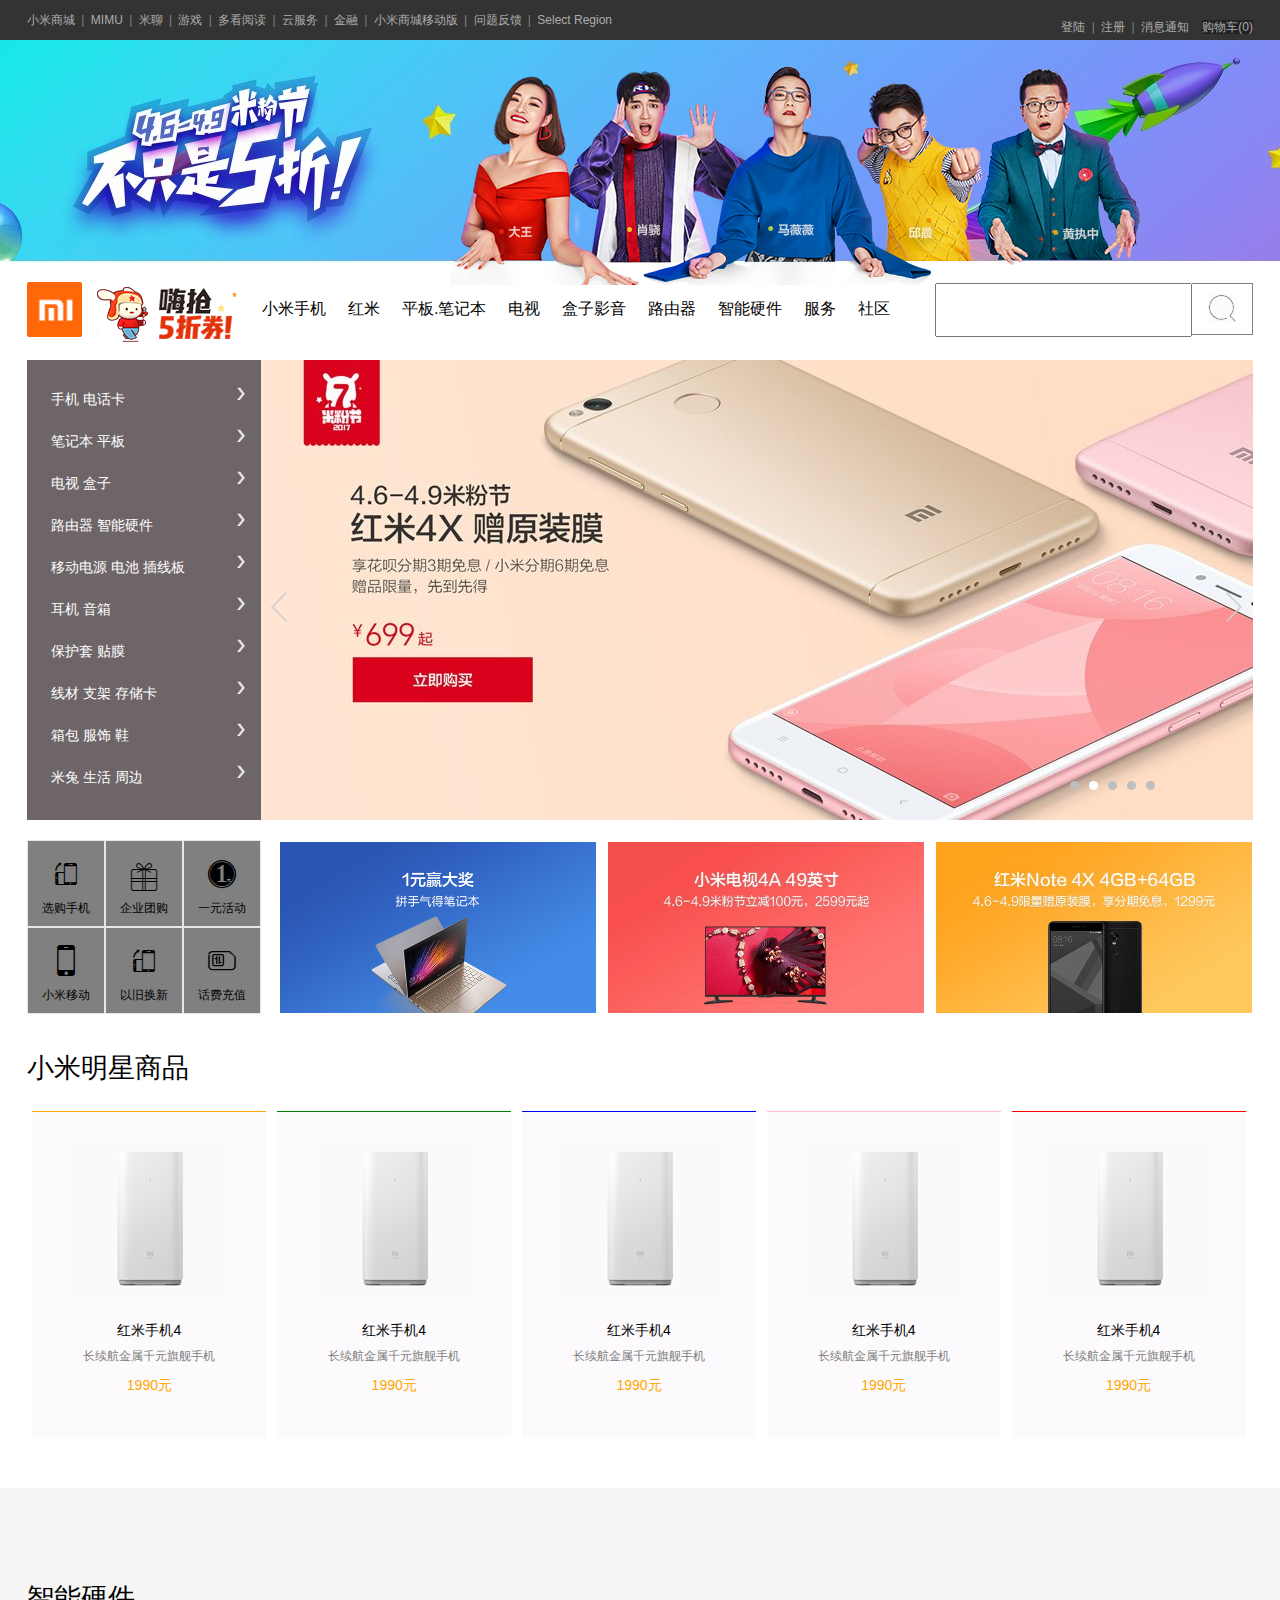
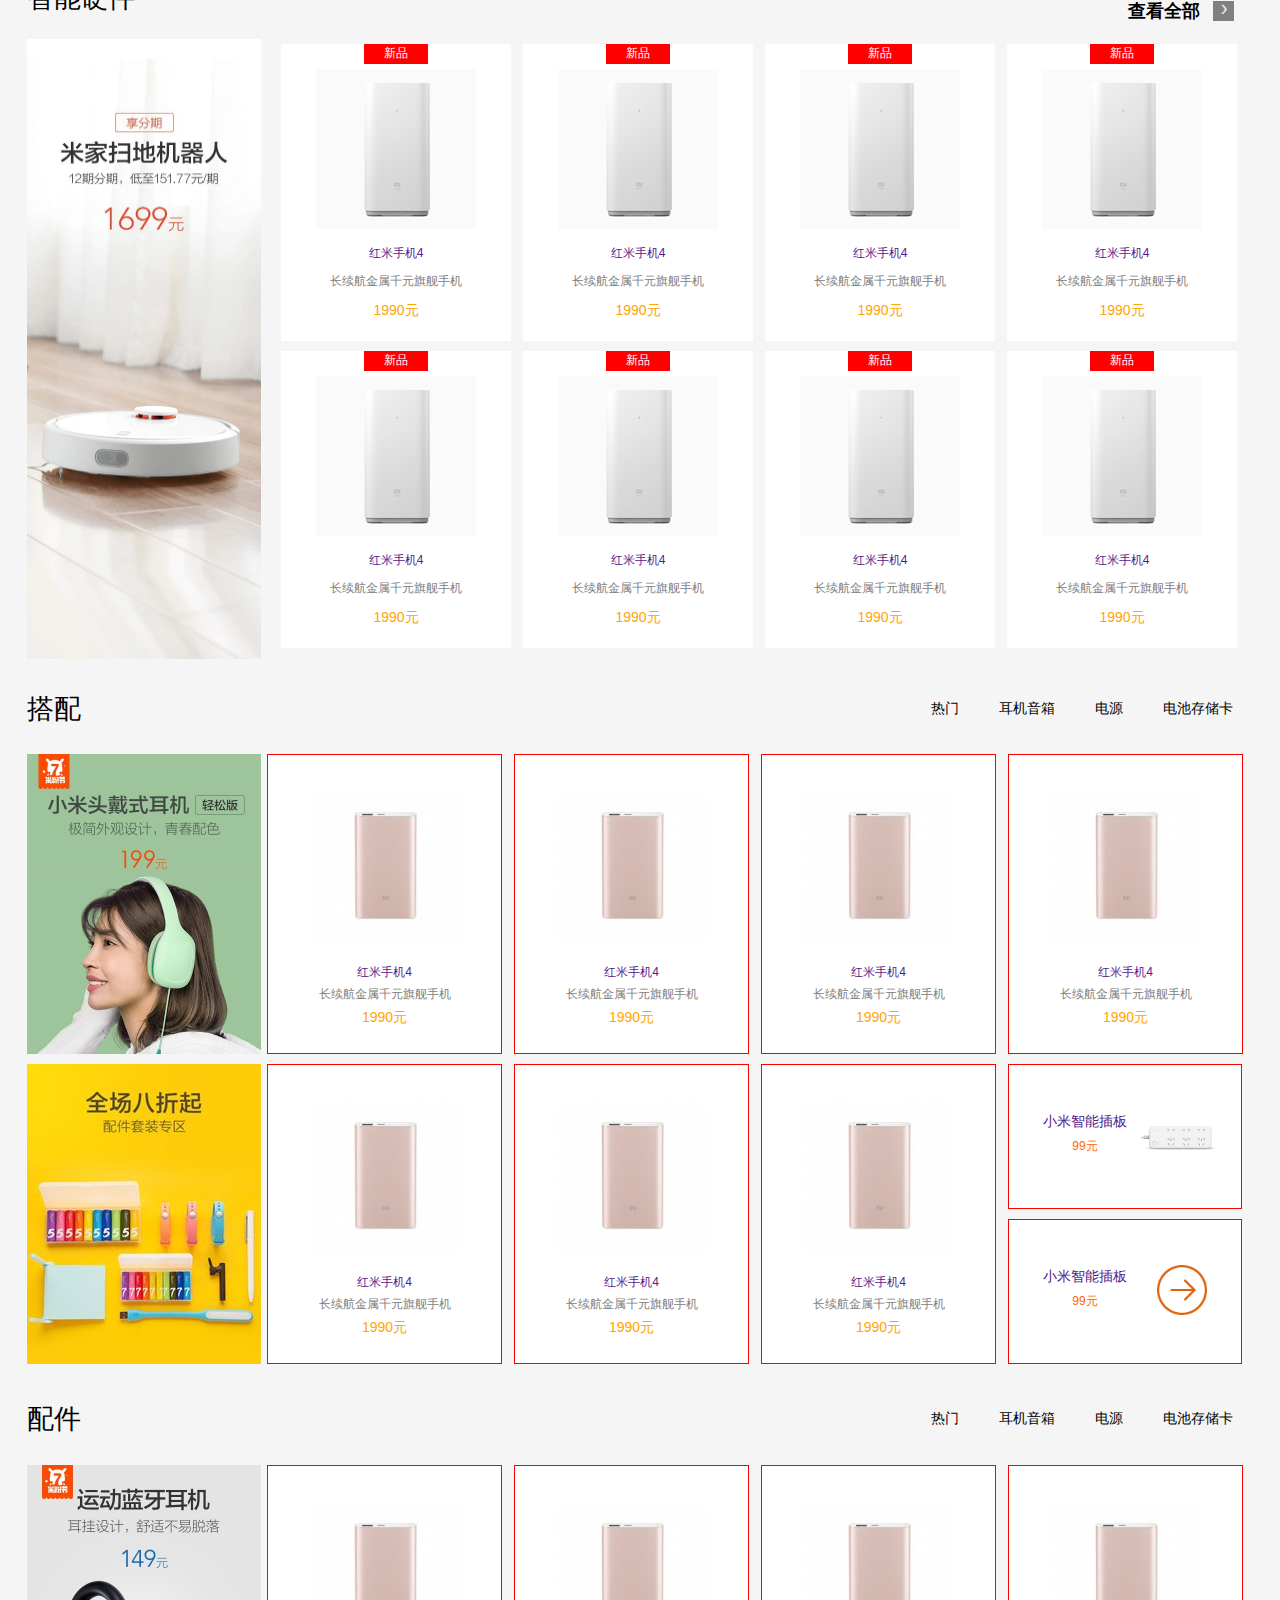
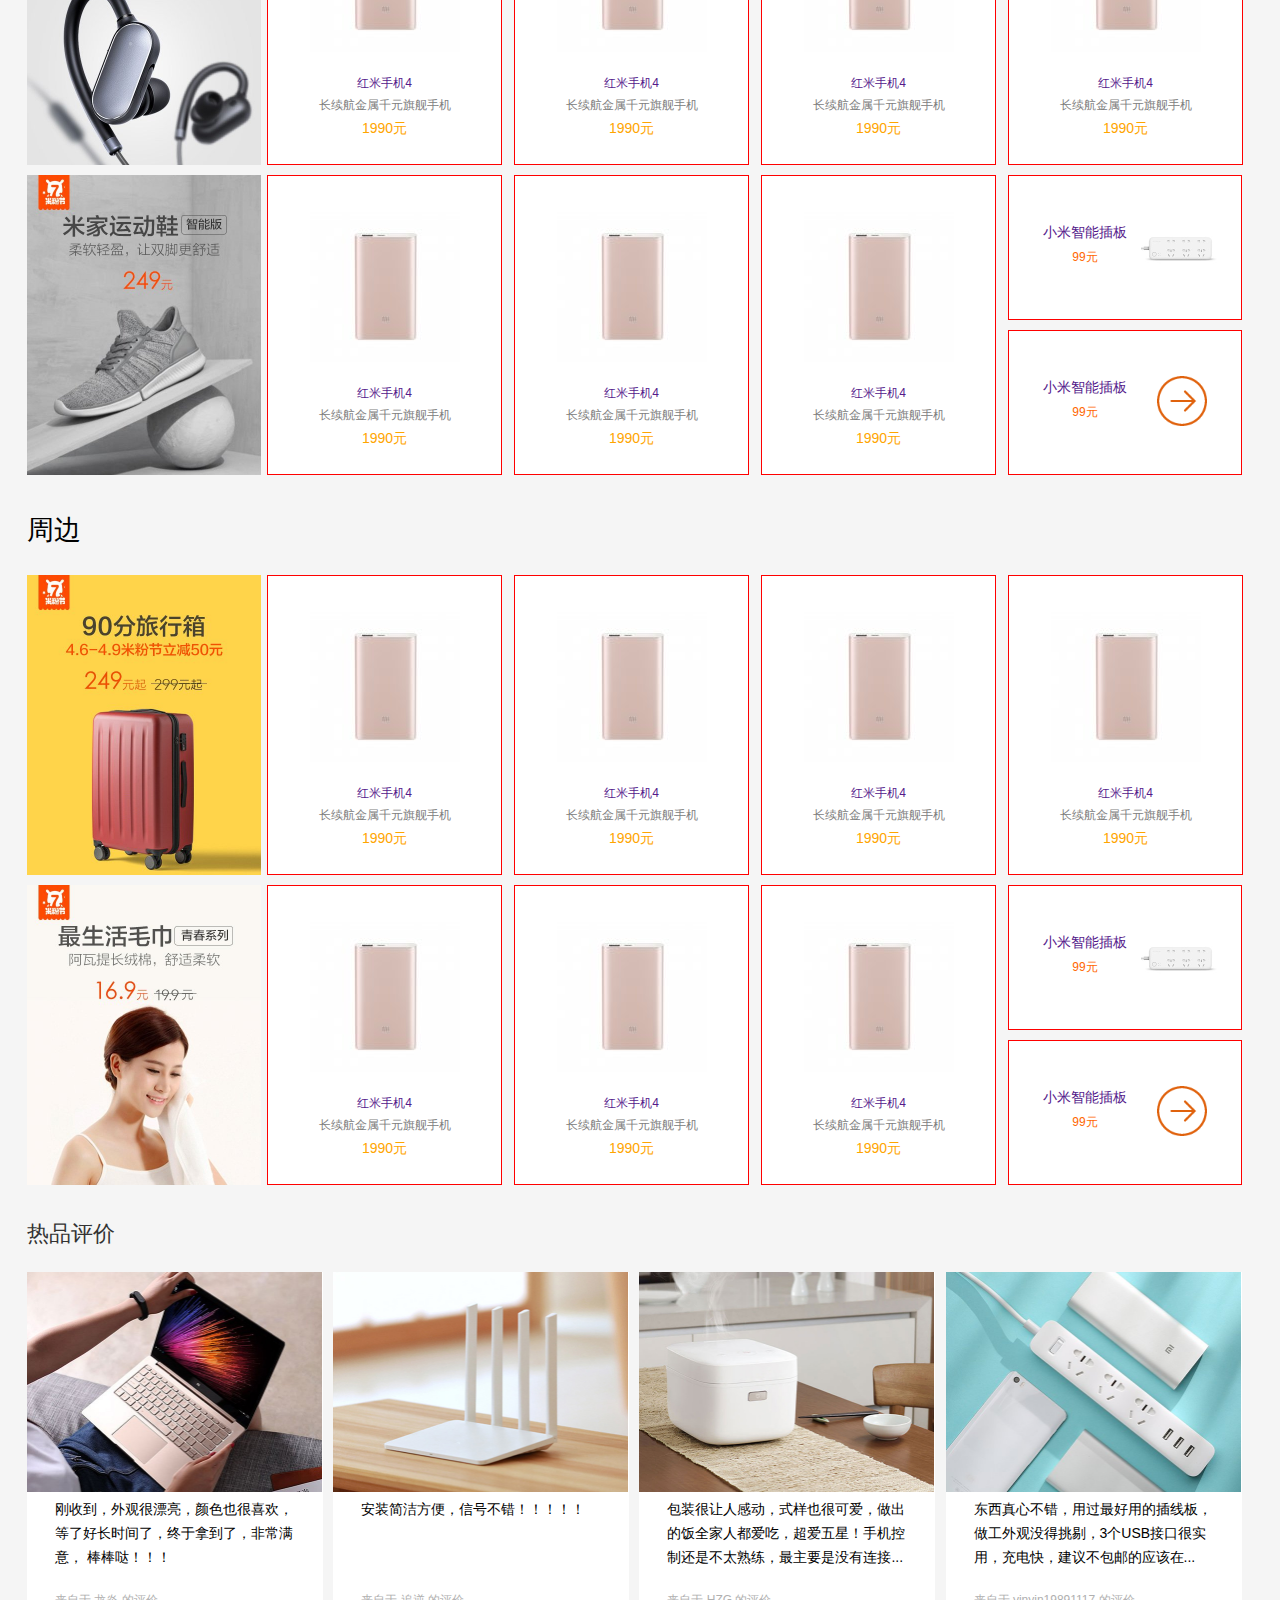
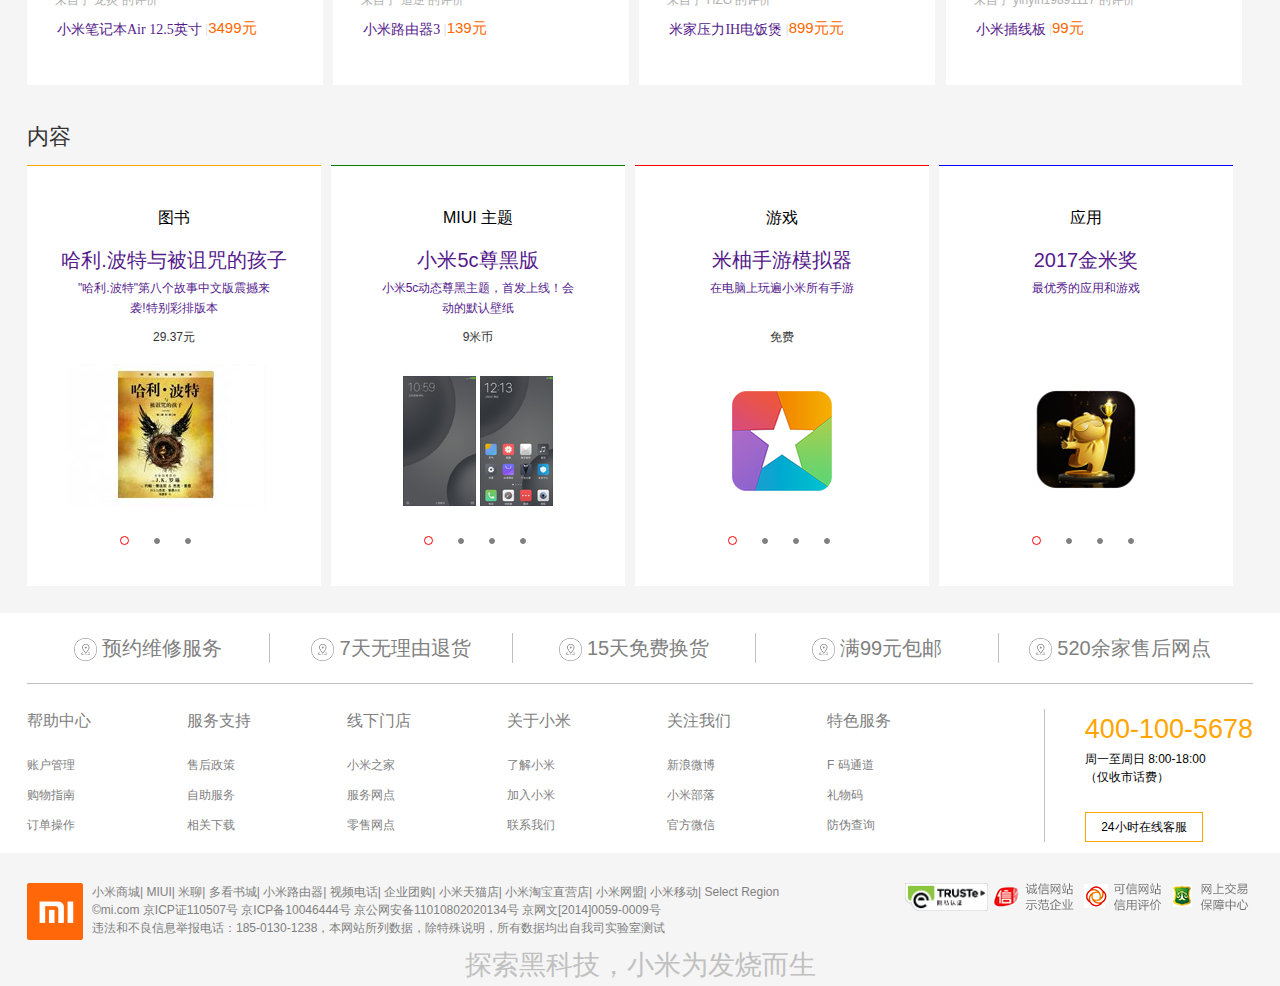
<file: index.html>
﻿<!DOCTYPE html>
<html lang="en">
<head>
	<meta charset="UTF-8">
	<title>Document</title>
	<link rel="stylesheet" href="css/base.css">
    <link rel="stylesheet" href="css/home.css">
	<link rel="stylesheet" href="css/iconfont.css">
</head>
<a href="" class="home">
<span class="tupian"></span></a>
<body class="lll">
<div class="head  clearfix" >
<div class="center-box clearfix">	
	<div class="list clearfix">    
        <a href="">小米商城</a>
        <span>|</span>
        <a href="">MIMU</a>
            <span>|</span>
        <a href="">米聊</a>
        <span>|</span>
        <a href="">游戏</a>
        <span>|</span>
        <a href="lk.html">多看阅读</a>
        <span>|</span>
        <a href="">云服务</a>
        <span>|</span>
        <a href="">金融</a>
        <span>|</span>
        <a href="">小米商城移动版</a>
        <span>|</span>
        <a href="">问题反馈</a>
        <span>|</span>
        <a href="">Select Region</a>        
    </ul>
    </div>
<div class="right-list clearfix fr">
                
    <a href="">登陆</a>
    <span>|</span>
    <a href="">注册</a>
    <span>|</span>
    <a href="">消息通知</a>
    <a class="ll"><span><i class="iconfont icon-gouwuche"></i>购物车(0)</span>
    
  <ul class="shopping-list hide-box clearfix">
  <li>  
     <span>购物车中还没有商品，赶紧选购吧！</span>
     </li>
  </ul>
    </a>    
   </div>
   </div>
</div>
<!--  -->
<!--  -->
<div class="s center-box clearfix"> 
  <!--  -->
    <div class="s2 clearfix">
    		<a href=""><img src="img/2.png" alt=""></a> 	
     </div>   	 
  <!--  -->
    <div class="s4 clearfix">   
    <ul class="s5 clearfix"> 
    <a href="" class="v2"><img src="img/lk.gif" alt="" ></a>
    		<li class="t34"><a href="">小米手机</a>
                 <ul class="s9 clearfix">
                      <li>  
                        <div class="fst clearfix">新品</div>                
         	              <a href=""><img src="img/7.png"></a>
         	              <p><a href="">小米手机5c</a></p>
         	              <p>1499元</p>

         	          </li>
         	          <li>
                    <div class="fst clearfix">新品</div> 
         	              <a href=""><img src="img/7.png"></a>
         	              <p><a href="">小米手机5c</a></p>
         	              <p>1499元</p>
         	          </li>
         	          <li>
                    <div class="fst clearfix">新品</div> 
         	              <a href=""><img src="img/7.png"></a>
         	              <p><a href="">小米手机5c</a></p>
         	              <p>1499元</p>
         	          </li>
         	          <li>
                    <div class="fst clearfix">新品</div> 
         	              <a href=""><img src="img/7.png"></a>
         	              <p><a href="">小米手机5c</a></p>
         	              <p>1499元</p>
         	          </li>
         	<li>
          <div class="fst clearfix">新品</div> 
         	              <a href=""><img src="img/7.png"></a>
         	              <p><a href="">小米手机5c</a></p>
         	              <p>1499元</p>
         	          </li>
                 <li  style="border-right: 0px;">
                 <div class="fst clearfix">新品</div> 
         	              <a href=""><img src="img/7.png"></a>
         	              <p><a href="">小米手机5c</a></p>
         	              <p>1499元</p>
         	          </li>
               </ul>
    		</li>	       


 <li class="t34"><a href="">红米</a>
 <ul class="s9 center-box clearfix">
                     
         	          <li>
                     <div class="fst clearfix">新品</div> 
         	              <a href=""><img src="img/7.png"></a>
         	              <p><a href="">小米手机5c</a></p>
         	              <p>1499元</p>
         	          </li>
         	<li>
         	              <a href=""><img src="img/7.png"></a>
         	              <p><a href="">小米手机5c</a></p>
         	              <p>1499元</p>
         	          </li>
                 <li>
                  <div class="fst clearfix">新品</div> 
         	              <a href=""><img src="img/7.png"></a>
         	              <p><a href="">小米手机5c</a></p>
         	              <p>1499元</p>
         	          </li>
               
                      <li style="border-right: 0px;">
         	              <a href=""><img src="img/7.png"></a>
         	              <p><a href="">小米手机5c</a></p>
         	              <p>1499元</p>
         	          </li>
</ul>

 </li>

	        <li class="t34"><a href="">平板.笔记本</a>

<ul class="s9 center-box clearfix">
                     
         	         
         	<li>
           <div class="fst clearfix">新品</div> 
         	              <a href=""><img src="img/7.png"></a>
         	              <p><a href="">小米手机5c</a></p>
         	              <p>1499元</p>
         	          </li>
                 <li>
                  <div class="fst clearfix">新品</div> 
         	              <a href=""><img src="img/7.png"></a>
         	              <p><a href="">小米手机5c</a></p>
         	              <p>1499元</p>
         	          </li>
               
   <li>
    
         	              <a href=""><img src="img/7.png"></a>
         	              <p><a href="">小米手机5c</a></p>
         	              <p>1499元</p>
         	          </li>
                    <li style="border-right: 0px;">
                    <div class="fst clearfix">新品</div> 
                        <a href=""><img src="img/7.png"></a>
                        <p><a href="">小米手机5c</a></p>
                        <p>1499元</p>
                    </li>
</ul>



	         </li>	       
	        <li class="t34 clearfix"><a href="">电视</a>
  <ul class="s9 center-box clearfix">
                      <li> 
                      <div class="fst clearfix">新品</div>                       
                          <a href=""><img src="img/7.png"></a>
                          <p><a href="">小米手机5c</a></p>
                          <p>1499元</p>
                      </li>
                      <li>
                      <div class="fst clearfix">新品</div> 
                          <a href=""><img src="img/7.png"></a>
                          <p><a href="">小米手机5c</a></p>
                          <p>1499元</p>
                      </li>
                      <li>
                          <a href=""><img src="img/7.png"></a>
                          <p><a href="">小米手机5c</a></p>
                          <p>1499元</p>
                      </li>
                      <li>
                      <div class="fst clearfix">新品</div> 
                          <a href=""><img src="img/7.png"></a>
                          <p><a href="">小米手机5c</a></p>
                          <p>1499元</p>
                      </li>
            <li>
            <div class="fst clearfix">新品</div> 
                          <a href=""><img src="img/7.png"></a>
                          <p><a href="">小米手机5c</a></p>
                          <p>1499元</p>
                      </li>
                 <li style="border-right: 0px;">
                          <a href=""><img src="img/7.png"></a>
                          <p><a href="">小米手机5c</a></p>
                          <p>1499元</p>
                      </li>
               </ul>
	        </li>
	        <li class="t34"><a href="">盒子影音</a>

 <ul class="s9 center-box clearfix">
                      <li>   
                      <div class="fst clearfix">ddwsw</div>                     
         	              <a href=""><img src="img/7.png"></a>
         	              <p><a href="">小米手机5c</a></p>
         	              <p>1499元</p>
         	          </li>
         	          <li>
                    <div class="fst clearfix">新品</div> 
         	              <a href=""><img src="img/7.png"></a>
         	              <p><a href="">小米手机5c</a></p>
         	              <p>1499元</p>
         	          </li>
         	          <li >
         	              <a href=""><img src="img/7.png"></a>
         	              <p><a href="">小米手机5c</a></p>
         	              <p>1499元</p>
         	          </li>
         	         
                 <li style="border-right: 0px;">
                 <div class="fst clearfix">新品</div> 
         	              <a href=""><img src="img/7.png"></a>
         	              <p><a href="">小米手机5c</a></p>
         	              <p>1499元</p>
         	          </li>
               </ul>

	        </li>
	        <li class="t34"><a href="">路由器</a>

 <ul class="s9 center-box clearfix">
<li>
<div class="fst clearfix">新品</div> 
         	              <a href=""><img src="img/7.png"></a>
         	              <p><a href="">小米手机5c</a></p>
         	              <p>1499元</p>
         	          </li>
         	          <li>
                    <div class="fst clearfix">新品</div> 
         	              <a href=""><img src="img/7.png"></a>
         	              <p><a href="">小米手机5c</a></p>
         	              <p>1499元</p>
         	          </li>
         	          <li>
         	              <a href=""><img src="img/7.png"></a>
         	              <p><a href="">小米手机5c</a></p>
         	              <p>1499元</p>
         	          </li>
         	          <li>
         	              <a href=""><img src="img/7.png"></a>
         	              <p><a href="">小米手机5c</a></p>
         	              <p>1499元</p>
         	          </li>
         	<li>
          <div class="fst clearfix">新品</div> 
         	              <a href=""><img src="img/7.png"></a>
         	              <p><a href="">小米手机5c</a></p>
         	              <p>1499元</p>
         	          </li>
                 <li style="border-right: 0px;">
         	              <a href=""><img src="img/7.png"></a>
         	              <p><a href="">小米手机5c</a></p>
         	              <p>1499元</p>
         	          </li>
               </ul>

	        </li>
	        <li class="t34"><a href="">智能硬件</a>

 <ul class="s9 center-box clearfix">
                      <li>  
                      <div class="fst clearfix">新品</div>                      
         	              <a href=""><img src="img/7.png"></a>
         	              <p><a href="">小米手机5c</a></p>
         	              <p>1499元</p>
         	          </li>
         	          <li>
                    <div class="fst clearfix">新品</div> 
         	              <a href=""><img src="img/7.png"></a>
         	              <p><a href="">小米手机5c</a></p>
         	              <p>1499元</p>
         	          </li>
         	          <li>
                    <div class="fst clearfix">新品</div> 
         	              <a href=""><img src="img/7.png"></a>
         	              <p><a href="">小米手机5c</a></p>
         	              <p>1499元</p>
         	          </li>
         	          <li>
                    <div class="fst clearfix">新品</div> 
         	              <a href=""><img src="img/7.png"></a>
         	              <p><a href="">小米手机5c</a></p>
         	              <p>1499元</p>
         	          </li>
         	<li>
         	              <a href=""><img src="img/7.png"></a>
         	              <p><a href="">小米手机5c</a></p>
         	              <p>1499元</p>
         	          </li>
                 <li style="border-right: 0px;">
         	              <a href=""><img src="img/7.png"></a>
         	              <p><a href="">小米手机5c</a></p>
         	              <p>1499元</p>
         	          </li>
               </ul>

	        </li>
	        <li><a href="">服务</a></li>
            <li><a href="">社区</a></li>
    </ul>
   </div>
    <!--  -->
    <div class="s6 clearfix">

    	<input type="text">
    			<div class="btn fr">
					<a href=""><img src="img/search.jpg" style="margin-top: 10px;"></a>
				</div>									   
    </div>
<!--  -->
</div>
 <!--  -->
<!--  -->
<div class="left-l center-box clearfix">
	<ul class="nav-list clearfix">
			<li class="g clearfix">
			<a href="#">手机 电话卡 <img src="img/箭头.png" alt="" class="fr" style="margin-top: 8.5px;margin-right: 11px;"></a>
			        <div class="w clearfix">
					    <ul class="serve-list clearfix">	
					     <li>
						   <a href="#">
						 <img src="img/80.png" align="middle">
						    <span>小米note2</span></a> 
						    <a href="" class="er">选购</a>
					    </li>				            
                  <li>
						   <a href="#">
						 <img src="img/hm.jpg" align="middle">
						    <span>小米note2</span></a> 
						    <a href="" class="er">选购</a>
					    </li>
                     <li>
						   <a href="#">
						 <img src="img/81.jpg" align="middle">		 
						    <span>小米note2</span></a> 
						    <a href="" class="er">选购</a>
					 </li>
                      <li>
						   <a href="#">
						 <img src="img/hm.jpg" align="middle">		 
						    <span>小米note2</span></a> 
						    <a href="" class="er">选购</a>
					  </li>
					  <li>
						   <a href="#">
						 <img src="img/hm.jpg" align="middle">		 
						    <span>小米note2</span></a> 
						    <a href="" class="er">选购</a>
					  </li>
					    <li>
						   <a href="#">
						 <img src="img/hm.jpg" align="middle">		 
						    <span>小米note2</span></a> 
						    <a href="" class="er">选购</a>
					    </li>					    					   
					    </ul>   
					    <!--  -->
					    <!--  -->
					    <!--  -->
<ul class="serve-list1 clearfix">		  
					     <li>
						   <a href="#">
						 <img src="img/hm.jpg" align="middle">		 
						    <span>小米note2</span></a> 
						    <a href="" class="er">选购</a>
					    </li>				        
                  <li>
						   <a href="#">
						 <img src="img/hm.jpg" align="middle">		 
						    <span>小米note2</span></a> 
						    <a href="" class="er">选购</a>
					    </li>
                     <li>
						   <a href="#">
						 <img src="img/hm.jpg" align="middle">		 
						    <span>小米note2</span></a> 
						    <a href="" class="er">选购</a>
					 </li>
                      <li>
						   <a href="#">
						 <img src="img/hm.jpg" align="middle">		 
						    <span>小米note2</span></a> 
						    <a href="" class="er">选购</a>
					  </li>
					  <li>
						   <a href="#">
						 <img src="img/hm.jpg" align="middle">		 
						    <span>小米note2</span></a> 					   
					  </li>
					    <li>
						   <a href="#">
						 <img src="img/hm.jpg" align="middle">		 
						    <span>小米note2</span></a> 					   
					    </li>			    				    
					    </ul>   
		            </div>  	
					</li>
		<li class="se">
				<a href="#">笔记本 平板<img src="img/箭头.png" alt="" class="fr" style="margin-top: 8.5px;margin-right: 11px;"></a>	
                            <div class="second clearfix">
                            	<ul class="sec clearfix">		  
					     <li>
						   <a href="#">
						 <img src="img/hm.jpg" align="middle">		 
						    <span>小米note2</span></a> 
						    <a href="" class="er">选购</a>
					    </li>				  
           

                  <li>
						   <a href="#">
						 <img src="img/hm.jpg" align="middle">		 
						    <span>小米note2</span></a> 
						    <a href="" class="er">选购</a>
					    </li>

                     <li>
						   <a href="#">
						 <img src="img/hm.jpg" align="middle">		 
						    <span>小米note2</span></a> 					   
					 </li>
                      <li>
						   <a href="#">
						 <img src="img/hm.jpg" align="middle">		 
						    <span>小米note2</span></a> 					   
					  </li>
					  <li>
						   <a href="#">
						 <img src="img/hm.jpg" align="middle">		 
						    <span>小米note2</span></a> 						   
					  </li>
					    <li>
						   <a href="#">
						 <img src="img/hm.jpg" align="middle">		 
						    <span>小米note2</span></a> 						  
					    </li>				    
					   					    </ul> 
                            </div>	 
					</li>
					<li class="san">
						<a href="#">电视 盒子<img src="img/箭头.png" alt="" class="fr" style="margin-top: 8.5px;margin-right: 11px;"></a>
<!--  -->
<!--  -->
<!--  -->
<!--  -->
<div class="three clearfix">
					    <ul class="th clearfix">		  				    		                                            
                        <li>
						   <a href="#">
						 <img src="img/hm.jpg" align="middle">		 
						    <span>小米note2</span></a> 					   
					    </li>				  
                  <li>
						   <a href="#">
						 <img src="img/hm.jpg" align="middle">		 
						    <span>小米note2</span></a> 			    
					    </li>
                     <li>
						   <a href="#">
						 <img src="img/hm.jpg" align="middle">		 
						    <span>小米note2</span></a> 
						    
					 </li>

                      <li>
						   <a href="#">
						 <img src="img/hm.jpg" align="middle">		 
						    <span>小米note2</span></a> 
						    
					  </li>

					  <li>
						   <a href="#">
						 <img src="img/hm.jpg" align="middle">		 
						    <span>小米note2</span></a> 
						    
					  </li>

					    <li>
						   <a href="#">
						 <img src="img/hm.jpg" align="middle">		 
						    <span>小米note2</span></a> 
						    
					    </li>					    			    
					    </ul>   
					    <!--  -->
					    <!--  -->
					    <!--  -->
 <ul class="th1 clearfix">		  
					    			                                             
                        <li>
						   <a href="#">
						 <img src="img/hm.jpg" align="middle">		 
						    <span>小米note2</span></a> 						    
					    </li>				            
                  <li>
						   <a href="#">
						 <img src="img/hm.jpg" align="middle">		 
						    <span>小米note2</span></a> 
						    
					    </li>

                     <li>
						   <a href="#">
						 <img src="img/hm.jpg" align="middle">		 
						    <span>小米note2</span></a> 
						    
					 </li>

                      <li>
						   <a href="#">
						 <img src="img/hm.jpg" align="middle">		 
						    <span>小米note2</span></a> 
						   
					  </li>

					  <li>
						   <a href="#">
						 <img src="img/hm.jpg" align="middle">		 
						    <span>小米note2</span></a> 
						    
					  </li>

					    <li>
						   <a href="#">
						 <img src="img/hm.jpg" align="middle">		 
						    <span>小米note2</span></a> 
						    
					    </li>					    			    
					    </ul>  
		            </div>
<!--  -->
<!--  -->
<!--  -->
<!--  -->
						
					</li>
					<li class="fou">
						<a href="#">路由器 智能硬件<img src="img/箭头.png" alt="" class="fr" style="margin-top: 8.5px;margin-right: 11px;"></a>
<!-- uhhh -->

<div class="four clearfix">
					    <ul class="fo clearfix">		  					    			                                           
                        <li>
						   <a href="#">
						 <img src="img/hm.jpg" align="middle">		 
						    <span>小米note2</span></a> 
						   
					    </li>				  
           

                  <li>
						   <a href="#">
						 <img src="img/hm.jpg" align="middle">		 
						    <span>小米note2</span></a> 
						    
					    </li>

                     <li>
						   <a href="#">
						 <img src="img/hm.jpg" align="middle">		 
						    <span>小米note2</span></a> 
						   
					 </li>

                      <li>
						   <a href="#">
						 <img src="img/hm.jpg" align="middle">		 
						    <span>小米note2</span></a> 
						    
					  </li>

					  <li>
						   <a href="#">
						 <img src="img/hm.jpg" align="middle">		 
						    <span>小米note2</span></a> 
						   
					  </li>

					    <li>
						   <a href="#">
						 <img src="img/hm.jpg" align="middle">		 
						    <span>小米note2</span></a> 
						    
					    </li>					    			    
					    </ul>   
					    <!--  -->
					    <!--  -->
					    <!--  -->
 <ul class="for clearfix">		  
					    			                                             
                        <li>
						   <a href="#">
						 <img src="img/hm.jpg" align="middle">		 
						    <span>小米note2</span></a> 
						   
					    </li>				             
                  <li>
						   <a href="#">
						 <img src="img/hm.jpg" align="middle">		 
						    <span>小米note2</span></a> 
						   
					    </li>

                     <li>
						   <a href="#">
						 <img src="img/hm.jpg" align="middle">		 
						    <span>小米note2</span></a> 
						   
					 </li>

                      <li>
						   <a href="#">
						 <img src="img/hm.jpg" align="middle">		 
						    <span>小米note2</span></a> 
						    
					  </li>

					  <li>
						   <a href="#">
						 <img src="img/hm.jpg" align="middle">		 
						    <span>小米note2</span></a> 
						   
					  </li>

					    <li>
						   <a href="#">
						 <img src="img/hm.jpg" align="middle">		 
						    <span>小米note2</span></a> 
						   
					    </li>					    			    
					    </ul>  
		            </div>
	  

<!--kkjj  -->
					</li>
					<li class="fiv">
						<a href="#">移动电源 电池 插线板<img src="img/箭头.png" alt="" class="fr" style="margin-top: 8.5px;margin-right: 11px;"></a>

<!-- jhhh -->

 <div class="five clearfix">
					    <ul class="fi clearfix">		  
					     <li>
						   <a href="#" class="lz">
						 <img src="img/hm.jpg" align="middle">		 
						    <span>小米note2</span></a> 
						    <a href="" class="er">选购</a>
					    </li>				  
           

                  <li>
						   <a href="#">
						 <img src="img/hm.jpg" align="middle">		 
						    <span>小米note2</span></a> 
						    <a href="" class="er">选购</a>
					    </li>

                     <li>
						   <a href="#">
						 <img src="img/hm.jpg" align="middle">		 
						    <span>小米note2</span></a> 
						    <a href="" class="er">选购</a>
					 </li>

                      <li>
						   <a href="#">
						 <img src="img/hm.jpg" align="middle">		 
						    <span>小米note2</span></a> 
						    <a href="" class="er">选购</a>
					  </li>

					  <li>
						   <a href="#">
						 <img src="img/hm.jpg" align="middle">		 
						    <span>小米note2</span></a> 
						    <a href="" class="er">选购</a>
					  </li>

					    <li>
						   <a href="#">
						 <img src="img/hm.jpg" align="middle">		 
						    <span>小米note2</span></a> 
						    <a href="" class="er">选购</a>
					    </li>
					    					   
					    </ul>   
					    <!--  -->
					    <!--  -->
					    <!--  -->

<ul class="fid">		  
					     <li>
						   <a href="#">
						 <img src="img/hm.jpg" align="middle">		 
						    <span>小米note2</span></a> 
				 <a href="" class="er">选购</a>
					    </li>			                      	    				    
					    </ul>   
		            </div>
<!--jhjhjhjh-->

						
					</li>
					<li class="sdf">
						<a href="#">耳机 音箱<img src="img/箭头.png" alt="" class="fr" style="margin-top: 8.5px;margin-right: 11px;"></a>


 <div class="six clearfix">
					    <ul class="si clearfix">		  
					     <li>
						   <a href="#" class="lz">
						 <img src="img/hm.jpg" align="middle">		 
						    <span>小米note2</span></a> 
						    <a href="" class="er">选购</a>
					    </li>				  
           

                  <li>
						   <a href="#">
						 <img src="img/hm.jpg" align="middle">		 
						    <span>小米note2</span></a> 
						    <a href="" class="er">选购</a>
					    </li>

                     <li>
						   <a href="#">
						 <img src="img/hm.jpg" align="middle">		 
						    <span>小米note2</span></a> 
						    <a href="" class="er">选购</a>
					 </li>

                      <li>
						   <a href="#">
						 <img src="img/hm.jpg" align="middle">		 
						    <span>小米note2</span></a> 
						    <a href="" class="er">选购</a>
					  </li>

					  <li>
						   <a href="#">
						 <img src="img/hm.jpg" align="middle">		 
						    <span>小米note2</span></a> 
						    <a href="" class="er">选购</a>
					  </li>

					    <li>
						   <a href="#">
						 <img src="img/hm.jpg" align="middle">		 
						    <span>小米note2</span></a> 
						    <a href="" class="er">选购</a>
					    </li>					   					    

					    </ul>   
					    <!--  -->
					    <!--  -->
					    <!--  -->

<ul class="sid">		  
					     <li>
						   <a href="#">
						 <img src="img/hm.jpg" align="middle">		 
						    <span>小米note2</span></a> 
						    <a href="" class="er">选购</a>
					    </li>				  
           

                  <li>
						   <a href="#">
						 <img src="img/hm.jpg" align="middle">		 
						    <span>小米note2</span></a> 
						    <a href="" class="er">选购</a>
					    </li>

                     <li>
						   <a href="#">
						 <img src="img/hm.jpg" align="middle">		 
						    <span>小米note2</span></a> 
						    <a href="" class="er">选购</a>
					 </li>

                      <li>
						   <a href="#">
						 <img src="img/hm.jpg" align="middle">		 
						    <span>小米note2</span></a> 
						    <a href="" class="er">选购</a>
					  </li>

					  <li>
						   <a href="#">
						 <img src="img/hm.jpg" align="middle">		 
						    <span>小米note2</span></a> 
						    <a href="" class="er">选购</a>
					  </li>

					    <li>
						   <a href="#">
						 <img src="img/hm.jpg" align="middle">		 
						    <span>小米note2</span></a> 
						    <a href="" class="er">选购</a>
					    </li>
					    				    
					    </ul>   

		            </div>					
					</li>
					<li class="df">
						<a href="#">保护套 贴膜<img src="img/箭头.png" alt="" class="fr" style="margin-top: 8.5px;margin-right: 11px;"></a>


<div class="seven clearfix">
                            	<ul class="sev clearfix">		  			             

					  <li>
						   <a href="#">
						 <img src="img/hm.jpg" align="middle">		 
						    <span>小米note2</span></a> 
						   
					  </li>

					    <li>
						   <a href="#">
						 <img src="img/hm.jpg" align="middle">		 
						    <span>小米note2</span></a> 						  
					    </li>					    
					   					    </ul> 
                            </div>	 					
					</li>
					<li class="nim">
						<a href="#">线材 支架 存储卡<img src="img/箭头.png" alt="" class="fr" style="margin-top: 8.5px;margin-right: 11px;"></a>

 <div class="nine clearfix">
                            	<ul class="ni clearfix">		  
					    
                     <li>
						   <a href="#">
						 <img src="img/hm.jpg" align="middle">		 
						    <span>小米note2</span></a> 						   
					 </li>
                      <li>
						   <a href="#">
						 <img src="img/hm.jpg" align="middle">		 
						   <span>小米note2</span></a> 						   
					  </li>
					  <li>
						   <a href="#">
						 <img src="img/hm.jpg" align="middle">		 
						    <span>小米note2</span></a> 						   
					  </li>
					    <li>
						   <a href="#">
						 <img src="img/hm.jpg" align="middle">		 
						    <span>小米note2</span></a> 						  
					    </li>					    
					   					    </ul> 
                            </div>	 						
					</li>
					<li class="qz">
						<a href="#">箱包 服饰 鞋<img src="img/箭头.png" alt="" class="fr" style="margin-top: 8.5px;margin-right: 11px;"></a>
<div class="eight clearfix">
                            	<ul class="ei clearfix">		  
					     <li>
						   <a href="#">
						 <img src="img/hm.jpg" align="middle">		 
						    <span>小米note2</span></a> 
						    <a href="" class="er">选购</a>
					    </li>				            
                  <li>
						   <a href="#">
						 <img src="img/hm.jpg" align="middle">		 
						    <span>小米note2</span></a> 
						    <a href="" class="er">选购</a>
					    </li>
                     <li>
						   <a href="#">
						 <img src="img/hm.jpg" align="middle">		 
						    <span>小米note2</span></a> 						   
					 </li>
                      <li>
						   <a href="#">
						 <img src="img/hm.jpg" align="middle">		 
						    <span>小米note2</span></a> 						   
					  </li>
					  <li>
						   <a href="#">
						 <img src="img/hm.jpg" align="middle">		 
						    <span>小米note2</span></a> 						   
					  </li>
					    <li>
						   <a href="#">
						 <img src="img/hm.jpg" align="middle">		 
						    <span>小米note2</span></a> 
						  
					    </li>					    
					   					    </ul> 
                            </div>							
					</li>
					<li class="rs">
						<a href="#">米兔 生活 周边<img src="img/箭头.png" alt="" class="fr" style="margin-top: 8.5px;margin-right: 11px;"></a>
                      <div class="ten clearfix">
                            	<ul class="te clearfix">		  
					     <li>
						   <a href="#">
						 <img src="img/hm.jpg" align="middle">		 
						    <span>小米note2</span></a> 
						    <a href="" class="er">选购</a>
					    </li>				  
           

                  <li>
						   <a href="#">
						 <img src="img/hm.jpg" align="middle">		 
						    <span>小米note2</span></a> 
						    <a href="" class="er">选购</a>
					    </li>

                     <li>
						   <a href="#">
						 <img src="img/hm.jpg" align="middle">		 
						    <span>小米note2</span></a> 
						   
					 </li>

                      <li>
						   <a href="#">
						 <img src="img/hm.jpg" align="middle">		 
						    <span>小米note2</span></a> 
						   
					  </li>

					  <li>
						   <a href="#">
						 <img src="img/hm.jpg" align="middle">		 
						    <span>小米note2</span></a> 
						   
					  </li>

					    <li>
						   <a href="#">
						 <img src="img/hm.jpg" align="middle">		 
						    <span>小米note2</span></a> 
						  
					    </li>
					    
					   					    </ul> 
                           </div>	 					
					</li>			
	</ul>
			         <div class="previous"></div>
                    <div class="next"></div>

<!--  -->
<div class="point-span clearfix">   
          <span class="active-span clearfix"></span>
          <span style="background-color: #ffffff"></span>
          <span></span>
         
          <span></span>
          <span style="margin-right: 0;"></span>
      </div>


<!--  -->




</div>
<!--  -->
<div class="wq center-box clearfix">
	<ul class="j-mod-head  fl">
<li>
                  	    <a href="#">
                  			<div class="zgl"><i class="iconfont icon-yijiuhuanxin"></i></div>
                  			<span>选购手机</span>
                  		</a>
                  	</li>
                  	<li>
                  	    <a href="#">
                  		  <div class="zgl"><i class="iconfont icon-yiyuanxuyuan"></i></div>
                  			<span>企业团购</span>
                  		</a>
                  	</li>
                  	<li>
                  	    <a href="#">
                  			 <div class="zgl"><i class="iconfont icon-yiyuanduobao"></i></div>
                  			<span>一元活动</span>
                  		</a>
                  	</li>
                  	<li><a href="#">
                  			 <div class="zgl"><i class="iconfont icon-bangdingyinxingqiashoujihao"></i></div>
                  			<span>小米移动</span>
                  		</a></li>
                  	<li><a href="#">
                  			 <div class="zgl"><i class="iconfont icon-yijiuhuanxin"></i></div>
                  			<span>以旧换新</span>
                  		</a></li>
                  	<li><a href="#">
                  			 <div class="zgl"><i class="iconfont icon-shoujiqia"></i></div>
                  			<span>话费充值</span>
                  		</a></li>               	
                  </ul>
<div class="banner-bottom-box clearfix">
      <a href="" class="fl"><img src="img/71.jpg"></a>           
      <a href="" class="fl"><img src="img/5.jpg"></a>      	     
      <a href="" class="fl"><img src="img/72.jpg"></a>            
 </div>	
</div>
<!--  -->

<div class="zb center-box clearfix">
	<h1 class="xm">小米明星商品</h1>

<div class=" clearfix">
	<ul class="a10 clearfix">
		<li style="border-top: 1px solid orange">
		<a href="" class="po"><img src="img/6.jpg"></a>	   
 		   <p><a href="">红米手机4</a></p>
           <p style="color:gray; margin-top: 6px;" >长续航金属千元旗舰手机</p>
            <p style="color:orange;font-size: 14px;margin-top: 10px;">1990元</p>
		</li>
		<li style="border-top: 1px solid green"><a href="">
		   <a href="" class="po"><img src="img/6.jpg"></a>
 		   <p><a href="">红米手机4</a></p>
           <p style="color:gray; margin-top: 6px;" >长续航金属千元旗舰手机</p>
            <p style="color:orange;font-size: 14px;margin-top:10px;">1990元</p>
		</li>
		<li style="border-top: 1px solid blue"><a href="">
		    <a href="" class="po"><img src="img/6.jpg"></a>
 		   <p><a href="">红米手机4</a></p>
           <p style="color:gray; margin-top: 6px;" >长续航金属千元旗舰手机</p>
            <p style="color:orange;font-size: 14px;margin-top: 10px;">1990元</p>
		</li>
		<li style="border-top: 1px solid pink;"><a href="">
		    <a href="" class="po"><img src="img/6.jpg"></a>
 		   <p><a href="">红米手机4</a></p>
           <p style="color:gray; margin-top: 6px;" >长续航金属千元旗舰手机</p>
            <p style="color:orange;font-size: 14px;margin-top: 10px;">1990元</p>
		</li>
		<li style="border-top: 1px solid red;"><a href="">
		    <a href="" class="po"><img src="img/6.jpg"></a>
 		   <p><a href="">红米手机4</a></p>
           <p style="color:gray; margin-top: 6px;" >长续航金属千元旗舰手机</p>
            <p style="color:orange;font-size: 14px;margin-top:10px;">1990元</p>
		</li>
	</ul>
</div>
</div>
<!--  -->
<div class="man clearfix">


<div class="f center-box clearfix">
  
	<h1 class="xm">智能硬件</h1>
    <div class="Nav fr">
    <h2>查看全部<a href=""><img src="img/箭头.png"
    width="15px" height="15px;"></a></h2>
    </div>
  
	<div class="cy">
<div class="zv">
		<a href=""><img src="img/9.jpg" alt="" ></a></div>
		<div class="sh fr"> 
			<ul class="sh1"> 
				<li style="margin-left: 0;">
        <div class="first clearfix">新品</div>
		   <div class="poo"> <a href=""><img src="img/6.jpg"></a></div>
       <p><a href="">红米手机4</a></p>
           <p style="color:gray; margin-top: 6px;" >长续航金属千元旗舰手机</p>
            <p style="color:orange;font-size: 14px;margin-top:10px;">1990元</p>
		</li>				
	<li>
        <div class="first clearfix">新品</div>
       <div class="poo"> <a href=""><img src="img/6.jpg"></a></div>
       <p><a href="">红米手机4</a></p>
           <p style="color:gray; margin-top: 6px;" >长续航金属千元旗舰手机</p>
            <p style="color:orange;font-size: 14px;margin-top:10px;">1990元</p>
    </li> 
	<li>
        <div class="first clearfix">新品</div>
       <div class="poo"> <a href=""><img src="img/6.jpg"></a></div>
       <p><a href="">红米手机4</a></p>
           <p style="color:gray; margin-top: 6px;" >长续航金属千元旗舰手机</p>
            <p style="color:orange;font-size: 14px;margin-top:10px;">1990元</p>
    </li>
	<li>
        <div class="first clearfix">新品</div>
       <div class="poo"> <a href=""><img src="img/6.jpg"></a></div>
       <p><a href="">红米手机4</a></p>
           <p style="color:gray; margin-top: 6px;" >长续航金属千元旗舰手机</p>
            <p style="color:orange;font-size: 14px;margin-top:10px;">1990元</p>
    </li>
			</ul>
<ul class="sh1">
			<li style="margin-left: 0;">
        <div class="first clearfix">新品</div>
       <div class="poo"> <a href=""><img src="img/6.jpg"></a></div>
       <p><a href="">红米手机4</a></p>
           <p style="color:gray; margin-top: 6px;" >长续航金属千元旗舰手机</p>
            <p style="color:orange;font-size: 14px;margin-top:10px;">1990元</p>
    </li>
	<li>
        <div class="first clearfix">新品</div>
       <div class="poo"> <a href=""><img src="img/6.jpg"></a></div>
       <p><a href="">红米手机4</a></p>
           <p style="color:gray; margin-top: 6px;" >长续航金属千元旗舰手机</p>
            <p style="color:orange;font-size: 14px;margin-top:10px;">1990元</p>
    </li>
	<li>
        <div class="first clearfix">新品</div>
       <div class="poo"> <a href=""><img src="img/6.jpg"></a></div>
       <p><a href="">红米手机4</a></p>
           <p style="color:gray; margin-top: 6px;" >长续航金属千元旗舰手机</p>
            <p style="color:orange;font-size: 14px;margin-top:10px;">1990元</p>
    </li>
	<li>
        <div class="first clearfix">新品</div>
       <div class="poo"> <a href=""><img src="img/6.jpg"></a></div>
       <p><a href="">红米手机4</a></p>
           <p style="color:gray; margin-top: 6px;" >长续航金属千元旗舰手机</p>
            <p style="color:orange;font-size: 14px;margin-top:10px;">1990元</p>
    </li>	
			</ul>
		</div>
	</div> 
</div>
<!--  -->
  <!-- <div class="center-box clearfix">  -->
    <div class="center-box clearfix box">
        <h2 class="xm">搭配</h2>
        <div class="more">
           <ul class="tab-list ">
               <li><a href="">热门</a></li>
               <li class=""><a href="">耳机音箱</a></li>
               <li class=""><a href="">电源</a></li>
               <li class=""><a href="">电池存储卡</a></li>
           </ul>
        </div>
    <!--  </div> -->
	
	
	<div class="wp">
		<ul class="a5">
		<a href="" class="fl" style="margin-top: 5px;">
		    <img src="img/99.jpg" width="234px" 
		    height="300px" ></a>
		<li >
		    <a href="" class="c2"><img src="img/18.jpg"></a>
 		   <p><a href="">红米手机4</a></p>
           <p style="color:gray; margin-top: 4px;" >长续航金属千元旗舰手机</p>
            <p style="color:orange;font-size: 14px;margin-top: 4px;">1990元</p>
		</li>
		<li>
		   <a href=""  class="c2"><img src="img/18.jpg"></a>
 		   <p><a href="" >红米手机4</a></p>
           <p style="color:gray; margin-top: 4px;" >长续航金属千元旗舰手机</p>
            <p style="color:orange;font-size: 14px;margin-top: 4px;">1990元</p>


         
		</li>
		<li>
		   <a href="" class="c2"><img src="img/18.jpg"></a>
 		   <p><a href="">红米手机4</a></p>
           <p style="color:gray; margin-top: 4px;" >长续航金属千元旗舰手机</p>
            <p style="color:orange;font-size: 14px;margin-top: 4px;">1990元</p>
		</li>
		<li>
		   <a href="" class="c2"><img src="img/18.jpg"></a>
 		   <p><a href="">红米手机4</a></p>
           <p style="color:gray; margin-top: 4px;" >长续航金属千元旗舰手机</p>
            <p style="color:orange;font-size: 14px;margin-top: 4px;">1990元</p>
		</li>
	</ul>
	<ul class="a5">
		<a href="" class="fl" style="margin-top: 5px;">
		    <img src="img/13.jpg" width="234px" 
		    height="300px" ></a>		  		
		<li class="wrap"><a href="" class="c2">
		    <img src="img/18.jpg"></a>
 		   <p><a href="">红米手机4</a></p>
           <p style="color:gray; margin-top: 4px;" >长续航金属千元旗舰手机</p>
            <p style="color:orange;font-size: 14px;margin-top: 4px;">1990元</p>
             <div class="wraper">
           <p>不错,很喜欢</p>
           <p>来自于88837892的评价</p>
          </div>
		</li>
		<li class="wrap"><a href="" class="c2">
		    <img src="img/18.jpg"></a>
 		   <p><a href="">红米手机4</a></p>
           <p style="color:gray; margin-top: 4px;" >长续航金属千元旗舰手机</p>
            <p style="color:orange;font-size: 14px;margin-top: 4px;">1990元</p>
             <div class="wraper">
           <p>不错,很喜欢</p>
           <p>来自于88837892的评价</p>
          </div>
		</li>
		<li class="wrap"><a href="" class="c2">
		    <img src="img/18.jpg"></a>
		    
 		   <p><a href="">红米手机4</a></p>
           <p style="color:gray; margin-top: 4px;" >长续航金属千元旗舰手机</p>
            <p style="color:orange;font-size: 14px;margin-top: 4px;">1990元</p>
             <div class="wraper">
           <p>不错,很喜欢</p>
           <p>来自于88837892的评价</p>
          </div>
		</li>
		<li class="brick"  style="width:232px;height: 107px;">
   <h3> <a href=""> 小米智能插板</a></h3>
    <p>99元</p>
    <a href=""><img src="img/101.jpg" alt=""></a>
		</li>
		<li class="brick" style="width:232px;height: 107px;">

   <h3> <a href=""> 小米智能插板</a></h3>
    <p>99元</p>
    <div><a href=""><img src="img/jiantou.png" class="img1" style="width:50px;height:50px;margin-top: 13px;margin-right: 14px;"></a></div>
		</li>
	</ul>
	</div>
 </div>   
<!--  -->
<!--  -->
<div class="box center-box clearfix">

 <h1 class="xm">配件</h1> 
 <div class="more">
           <ul class="tab-list ">
               <li><a href="">热门</a></li>
               <li class=""><a href="">耳机音箱</a></li>
               <li class=""><a href="">电源</a></li>
               <li class=""><a href="">电池存储卡</a></li>
           </ul>
        </div>
  <div class="wp">
    <ul class="a5">
    <a href="" class="fl" style="margin-top: 5px;">
        <img src="img/95.jpg" width="234px" 
        height="300px" ></a>
    <li >
        <a href="" class="c2"><img src="img/18.jpg"></a>
       <p><a href="">红米手机4</a></p>
           <p style="color:gray; margin-top: 4px;" >长续航金属千元旗舰手机</p>
            <p style="color:orange;font-size: 14px;margin-top: 4px;">1990元</p>
    </li>
    <li >
       <a href=""  class="c2"><img src="img/18.jpg"></a>
       <p><a href="" >红米手机4</a></p>
           <p style="color:gray; margin-top: 4px;" >长续航金属千元旗舰手机</p>
            <p style="color:orange;font-size: 14px;margin-top: 4px;">1990元</p>
    </li>
    <li>
       <a href="" class="c2"><img src="img/18.jpg"></a>
       <p><a href="">红米手机4</a></p>
           <p style="color:gray; margin-top: 4px;" >长续航金属千元旗舰手机</p>
            <p style="color:orange;font-size: 14px;margin-top: 4px;">1990元</p>
    </li>
    <li class="wrap">
       <a href="" class="c2"><img src="img/18.jpg"></a>
       <p><a href="">红米手机4</a></p>
           <p style="color:gray; margin-top: 4px;" >长续航金属千元旗舰手机</p>
            <p style="color:orange;font-size: 14px;margin-top: 4px;">1990元</p>
             <div class="wraper">
           <p>不错,很喜欢</p>
           <p>来自于88837892的评价</p>
          </div>
    </li>
  </ul>
  <ul class="a5">
    <a href="" class="fl" style="margin-top: 5px;">
        <img src="img/96.jpg" width="234px" 
        height="300px" ></a>        
    <li ><a href="" class="c2">
        <img src="img/18.jpg"></a>
       <p><a href="">红米手机4</a></p>
           <p style="color:gray; margin-top: 4px;" >长续航金属千元旗舰手机</p>
            <p style="color:orange;font-size: 14px;margin-top: 4px;">1990元</p>
    </li>
    <li ><a href="" class="c2">
        <img src="img/18.jpg"></a>
       <p><a href="">红米手机4</a></p>
           <p style="color:gray; margin-top: 4px;" >长续航金属千元旗舰手机</p>
            <p style="color:orange;font-size: 14px;margin-top: 4px;">1990元</p>
    </li>
    <li class="wrap"><a href="" class="c2">
        <img src="img/18.jpg"></a>
        
       <p><a href="">红米手机4</a></p>
           <p style="color:gray; margin-top: 4px;" >长续航金属千元旗舰手机</p>
            <p style="color:orange;font-size: 14px;margin-top: 4px;">1990元</p>
             <div class="wraper">
           <p>不错,很喜欢</p>
           <p>来自于88837892的评价</p>
          </div>
    </li>
    <li class="brick"  style="width:232px;height: 107px;">
   <h3> <a href=""> 小米智能插板</a></h3>
    <p>99元</p>
    <a href=""><img src="img/101.jpg" alt=""></a>
    </li>
    <li class="brick" style="width:232px;height: 107px;">
    
   <h3> <a href=""> 小米智能插板</a></h3>
    <p>99元</p>
    <div><a href=""><img src="img/jiantou.png" class="img1" style="width:50px;height:50px;margin-top: 13px;margin-right: 14px;"></a></div>
    </li>
  </ul>
  </div>
<!--  -->
<div class="center-box clearfix">
	<h1 class="xm">周边</h1>
	<div class="wp">
		<ul class="a5">
		<a href="" class="fl" style="margin-top: 5px;">
		    <img src="img/97.jpg" width="234px" 
		    height="300px" ></a>
		<li class="wrap">
		    <a href="" class="c2"><img src="img/18.jpg"></a>
 		   <p><a href="">红米手机4</a></p>
           <p style="color:gray; margin-top: 4px;" >长续航金属千元旗舰手机</p>
            <p style="color:orange;font-size: 14px;margin-top: 4px;">1990元</p>
             <div class="wraper">
           <p>不错,很喜欢</p>
           <p>来自于88837892的评价</p>
          </div>
		</li>
		<li class="wrap">
		   <a href=""  class="c2"><img src="img/18.jpg"></a>
 		   <p><a href="" >红米手机4</a></p>
           <p style="color:gray; margin-top: 4px;" >长续航金属千元旗舰手机</p>
            <p style="color:orange;font-size: 14px;margin-top: 4px;">1990元</p>
             <div class="wraper">
           <p>不错,很喜欢</p>
           <p>来自于88837892的评价</p>
          </div>
		</li>
		<li class="wrap">
		   <a href="" class="c2"><img src="img/18.jpg"></a>
 		   <p><a href="">红米手机4</a></p>
           <p style="color:gray; margin-top: 4px;" >长续航金属千元旗舰手机</p>
            <p style="color:orange;font-size: 14px;margin-top: 4px;">1990元</p>
             <div class="wraper">
           <p>不错,很喜欢</p>
           <p>来自于88837892的评价</p>
          </div>
		</li>
		<li class="wrap">
		   <a href="" class="c2"><img src="img/18.jpg"></a>
 		   <p><a href="">红米手机4</a></p>
           <p style="color:gray; margin-top: 4px;" >长续航金属千元旗舰手机</p>
            <p style="color:orange;font-size: 14px;margin-top: 4px;">1990元</p>
             <div class="wraper">
           <p>不错,很喜欢</p>
           <p>来自于88837892的评价</p>
          </div>
		</li>
	</ul>
	<ul class="a5">
		<a href="" class="fl" style="margin-top: 5px;">
		    <img src="img/98.jpg" width="234px" 
		    height="300px" ></a>		   	
		<li class="wrap"><a href="" class="c2">
		    <img src="img/18.jpg"></a>
 		   <p><a href="">红米手机4</a></p>
           <p style="color:gray; margin-top: 4px;" >长续航金属千元旗舰手机</p>
            <p style="color:orange;font-size: 14px;margin-top: 4px;">1990元</p>
             <div class="wraper">
           <p>不错,很喜欢</p>
           <p>来自于88837892的评价</p>
          </div>
		</li>
		<li class="wrap"><a href="" class="c2">
		    <img src="img/18.jpg"></a>
 		   <p><a href="">红米手机4</a></p>
           <p style="color:gray; margin-top: 4px;" >长续航金属千元旗舰手机</p>
            <p style="color:orange;font-size: 14px;margin-top: 4px;">1990元</p>
             <div class="wraper">
           <p>不错,很喜欢</p>
           <p>来自于88837892的评价</p>
          </div>
		</li>
		<li class="wrap"><a href="" class="c2">
		    <img src="img/18.jpg"></a>
		    
 		   <p><a href="">红米手机4</a></p>
           <p style="color:gray; margin-top: 4px;" >长续航金属千元旗舰手机</p>
            <p style="color:orange;font-size: 14px;margin-top: 4px;">1990元</p>
             <div class="wraper">
           <p>不错,很喜欢</p>
           <p>来自于88837892的评价</p>
          </div>
		</li>
		<li class="brick"  style="width:232px;height: 107px;">
   <h3> <a href=""> 小米智能插板</a></h3>
    <p>99元</p>
    <a href=""><img src="img/101.jpg" alt=""></a>
     
    </li>
    <li class="brick" style="width:232px;height: 107px;">
    
   <h3> <a href=""> 小米智能插板</a></h3>
    <p>99元</p>
     <div><a href=""><img src="img/jiantou.png" class="img1" style="width:50px;height:50px;margin-top: 13px;margin-right: 14px;"></a></div>
    </li>
	</ul>
	</div>

<div class="last-1 center-box"><h1 class="titl">热品评价</h1>
    <ul class="last-2">
        <li><a href=""><img src="img/83.jpg" alt=""></a>
            <p class="review"><a href="">刚收到，外观很漂亮，颜色也很喜欢，
           等了好长时间了，终于拿到了，非常满意，
           棒棒哒！！！</a></p>
 <p class="auther">来自于 龙炎 的评价</p>
<div class="inc"><h3 class="title"><a href="">小米笔记本Air 12.5英寸</a></h3> <span>|</span><p>3499元</p></div>
        </li>
        <li><a href=""><img src="img/84.jpg" alt=""></a>
            <p class="review"><a href="">安装简洁方便，信号不错！！！！！</a></p>
            <p class="auther">来自于 追逆 的评价</p>
             <div class="inc">
                <h3 class="title"><a href=""> 小米路由器3</a></h3> 
                <span>|</span><p>139元 </p>
             </div>
        <li><a href=""><img src="img/85.jpg" alt=""></a>
            <p class="review"><a href="">包装很让人感动，式样也很可爱，做出的饭全家人都爱吃，超爱五星！手机控制还是不太熟练，最主要是没有连接...
</a></p>
 <p class="auther">来自于 HZG 的评价</p>
<div class="inc"><h3 class="title"><a href="">米家压力IH电饭煲</a></h3> <span>|</span><p>899元元</p></div>
       <li><a href=""><img src="img/86.jpg" alt=""></a>
            <p class="review"><a href="">东西真心不错，用过最好用的插线板，做工外观没得挑剔，3个USB接口很实用，充电快，建议不包邮的应该在...</a></p>
 <p class="auther">来自于 yinyin19891117 的评价</p>
<div class="inc"><h3 class="title"><a href="">小米插线板</a> </h3> <span>|</span><p>99元</p></div>
    </ul>
</div>


    <div class="box1 center-box clearfix">
    <h1 class="titl">内容</h1>
        <ul class="tent-list clearfix">
            <li style="border-top: 1px solid orange;">
            <h1 class="tle">图书</h1>
             <h2 class="name"><a href="">哈利.波特与被诅咒的孩子</a></h2>
     <p class="desc"><a href="">"哈利.波特"第八个故事中文版震撼来袭!特别彩排版本</a></p>
             <p class="rice">29.37元</p>
             <div class="figure clearfix">
             <a href=""><img src="img/88.jpg" alt=""></a>
             </div>
                <ul class="pagers clearfix">             
                   <li class="qq clearfix" ></li>
                   <li></li>
                   <li></li>
                </ul>
                
            </li>
            
            <li style="border-top: 1px solid green;"><h1 class="tle">MIUI 主题</h1>

             <h2 class="name"><a href="">小米5c尊黑版</a></h2>
     <p class="desc"><a href="">小米5c动态尊黑主题，首发上线！会动的默认壁纸</a></p>
             <p class="rice">9米币</p>
             <div class="figure">
             <a href=""><img src="img/90.jpg" alt=""></a>
             </div> 
               <ul class="pagers clearfix">
               <li class="qq clearfix"></li>
               <li></li>
               <li></li>
               <li></li>
               </ul>
            </li>
            <li style="border-top: 1px solid red;">
            <h1 class="tle">游戏</h1>
             <h2 class="name"><a href="">米柚手游模拟器
</a></h2>
     <p class="desc"><a href="">在电脑上玩遍小米所有手游
</a></p>
             <p class="rice">免费</p>
             <div class="figure">
             <a href=""><img src="img/91.png" alt=""></a>
             </div> 
             <ul class="pagers clearfix">
               <li class="qq clearfix"></li>
               <li></li>
               <li></li>
               <li></li>
               </ul>         
            </li>
           <li style="border-top: 1px solid blue;">      
            <h1 class="tle"> 应用</h1>
             <h2 class="name"><a href="">2017金米奖</a></h2>
     <p class="desc"><a href="">最优秀的应用和游戏</a></p>
             <p class="rice"></p>
             <div class="figure">
             <a href=""><img src="img/92.png" alt=""></a>
             </div> 
             <ul class="pagers clearfix">
               <li class="qq clearfix"></li>
               <li></li>
               <li></li>
               <li></li>
               </ul>        
            </li>
        </ul>       
    </div>
</div>
</div>
<!--  -->
<!--  -->
<div class="footer  clearfix">
<div class="center-box">
   <ul class="zy  clearfix">
	  <li><a href=""><img src="img/fenlei3.png" alt="">预约维修服务</a></li>
	  <li><a href=""><img src="img/fenlei3.png" alt="">7天无理由退货</a></li>
	  <li><a href=""><img src="img/fenlei3.png" alt="">15天免费换货</a></li>
	  <li><a href=""><img src="img/fenlei3.png" alt="">满99元包邮</a></li>
	  <li style="border-right: 0;"><a href=""><img src="img/fenlei3.png" alt="">520余家售后网点</a></li>
  </ul>
<div class="sq clearfix">
	<dl>
		<dt>帮助中心</dt>
		<dd><a href="">账户管理</a></dd>
		<dd><a href="">购物指南</a></dd>
		<dd><a href="">订单操作</a></dd>
	</dl>
	<dl>
		<dt>服务支持</dt>
		<dd><a href="">售后政策</a></dd>
		<dd><a href="">自助服务</a></dd>
		<dd><a href="">相关下载</a></dd>
	</dl>
	<dl>
		<dt>线下门店</dt>
		<dd><a href="">小米之家</a></dd>
		<dd><a href="">服务网点</a></dd>
		<dd><a href="">零售网点</a></dd>
	</dl>
	<dl>
  	<dt>关于小米</dt>
		<dd><a href="">了解小米</a></dd>
		<dd><a href="">加入小米</a></dd>
		<dd><a href="">联系我们</a></dd>
	</dl>
	<dl>
  	<dt>关注我们</dt>
		<dd><a href="">新浪微博</a></dd>
		<dd><a href="">小米部落</a></dd>
		<dd><a href="">官方微信</a></dd>
	</dl>
	<dl>
		<dt>特色服务</dt>
		<dd><a href="">F 码通道</a></dd>
		<dd><a href="">礼物码</a></dd>
		<dd><a href="">防伪查询</a></dd>
	</dl>
	<div class="footer-right fr clearfix">
		<p class="ys">400-100-5678</p>
        <p class="ys1">周一至周日 8:00-18:00</p>
        <p class="ys2">（仅收市话费）</p>
        <p class="ys3"><a href=""><button>24小时在线客服</button></a></p>
	</div></div>
</div>
</div>

<div class="end center-box clearfix">
	<div class="hh1 clearfix"><img src="img/2.png" alt=""></div>
	<!--  -->
	  <div class="hh2 clearfix">
	    <p>	
		<a href="">小米商城</a><span>|</span>
		<a href="">MIUI</a><span>|</span>
		<a href="">米聊</a><span>|</span>
		<a href="">多看书城</a><span>|</span>
		<a href="">小米路由器</a><span>|</span>
		<a href="">视频电话</a><span>|</span>
		<a href="">企业团购</a><span>|</span>
		<a href="">小米天猫店</a><span>|</span>
		<a href="">小米淘宝直营店</a><span>|</span>
		<a href="">小米网盟</a><span>|</span>
		<a href="">小米移动</a><span>|</span>
		<a href="">Select Region</a> 
	</p>
<p>	
<a href="">©mi.com </a>
<a href="">京ICP证110507号</a>
<a href="">京ICP备10046444号</a>
<a href="">京公网安备11010802020134号</a>
<a href="">京网文[2014]0059-0009号 </a>
<br>
违法和不良信息举报电话：185-0130-1238，本网站所列数据，除特殊说明，所有数据均出自我司实验室测试
	</p>	
   </div>
<!--  -->
<!--  -->

<div class="hh3 clearfix">
	<a href=""><img src="img/20.png" alt="" width="83px" height="28px"></a>
	<a href=""><img src="img/21.png" alt="" width="85px" height="28px;"></a>
	<a href=""><img src="img/22.png" alt="" width="85px" height="28px;"></a>
	<a href=""><img src="img/23.png" alt="" width="85px" height="28px;"></a>
</div>
<!--  -->
</div>
<div class="sl center-box">探索黑科技，小米为发烧而生</div>

</body>
</html>
</file>
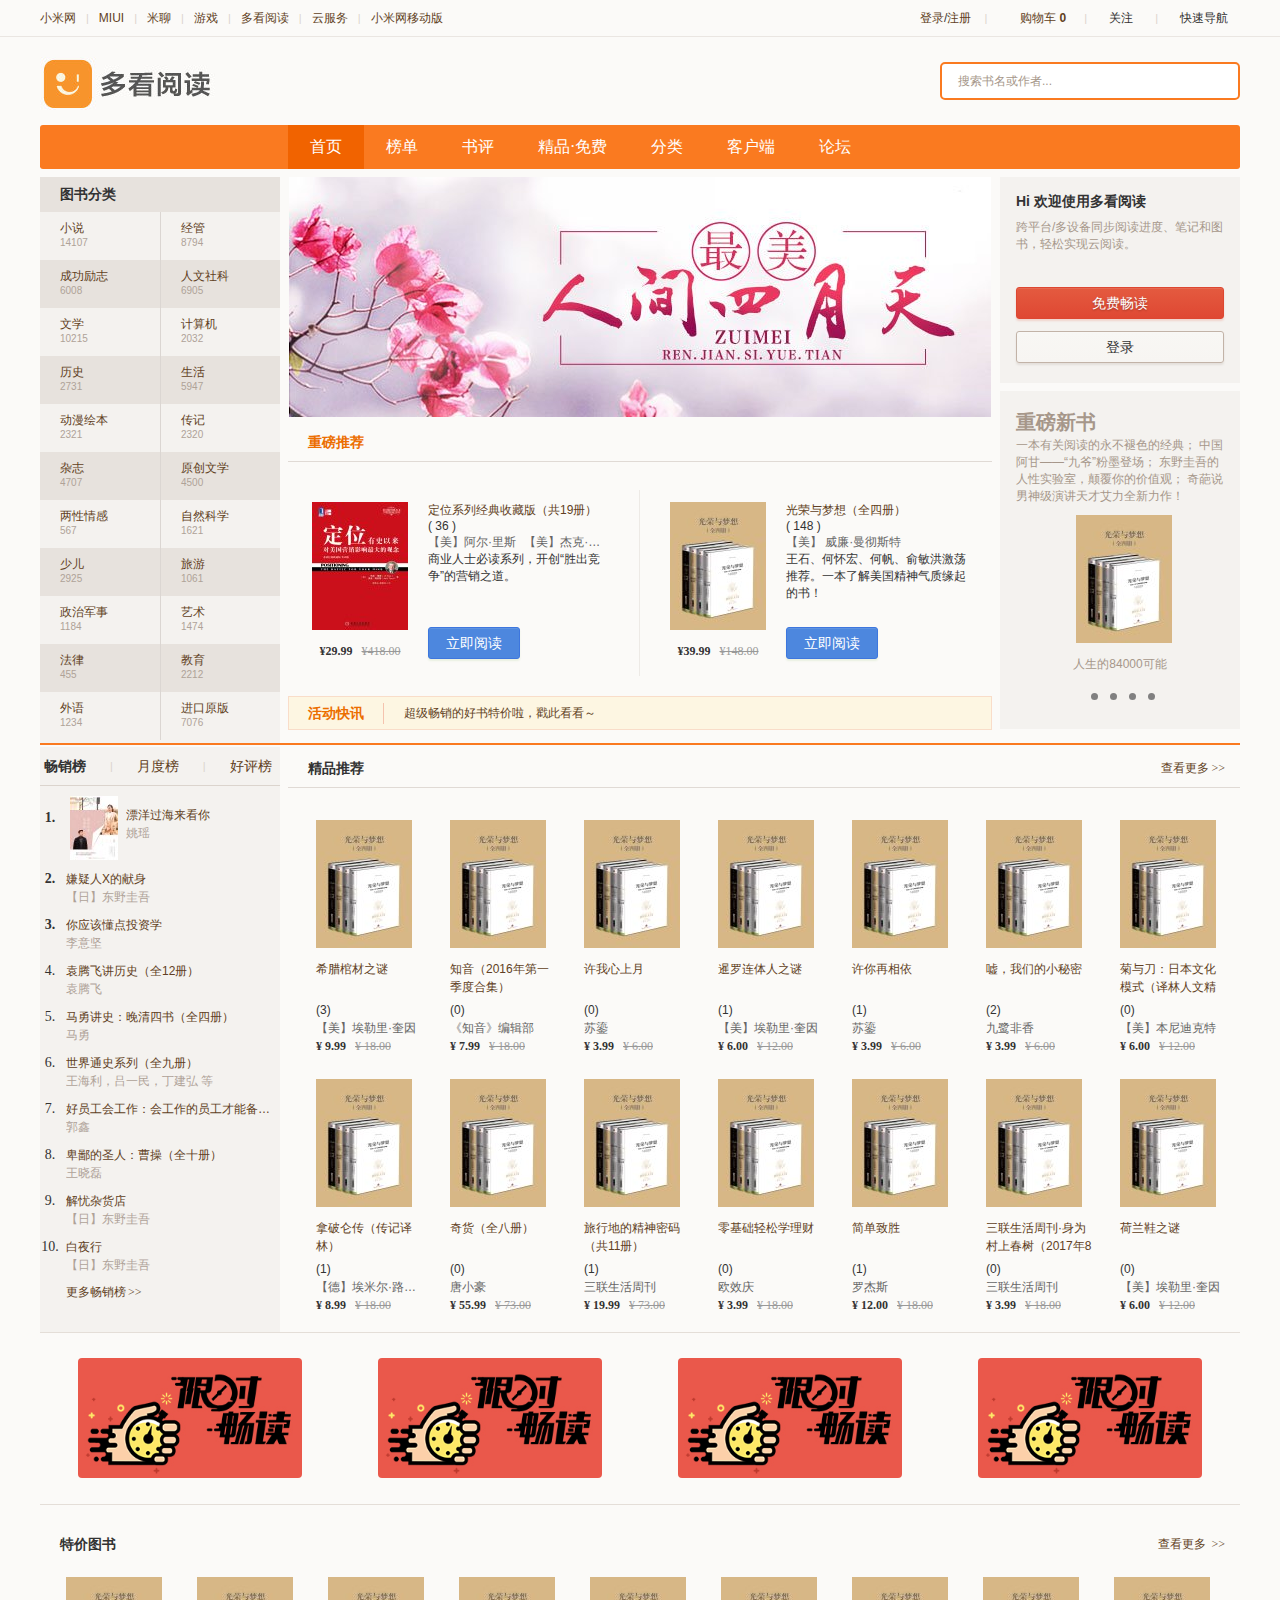
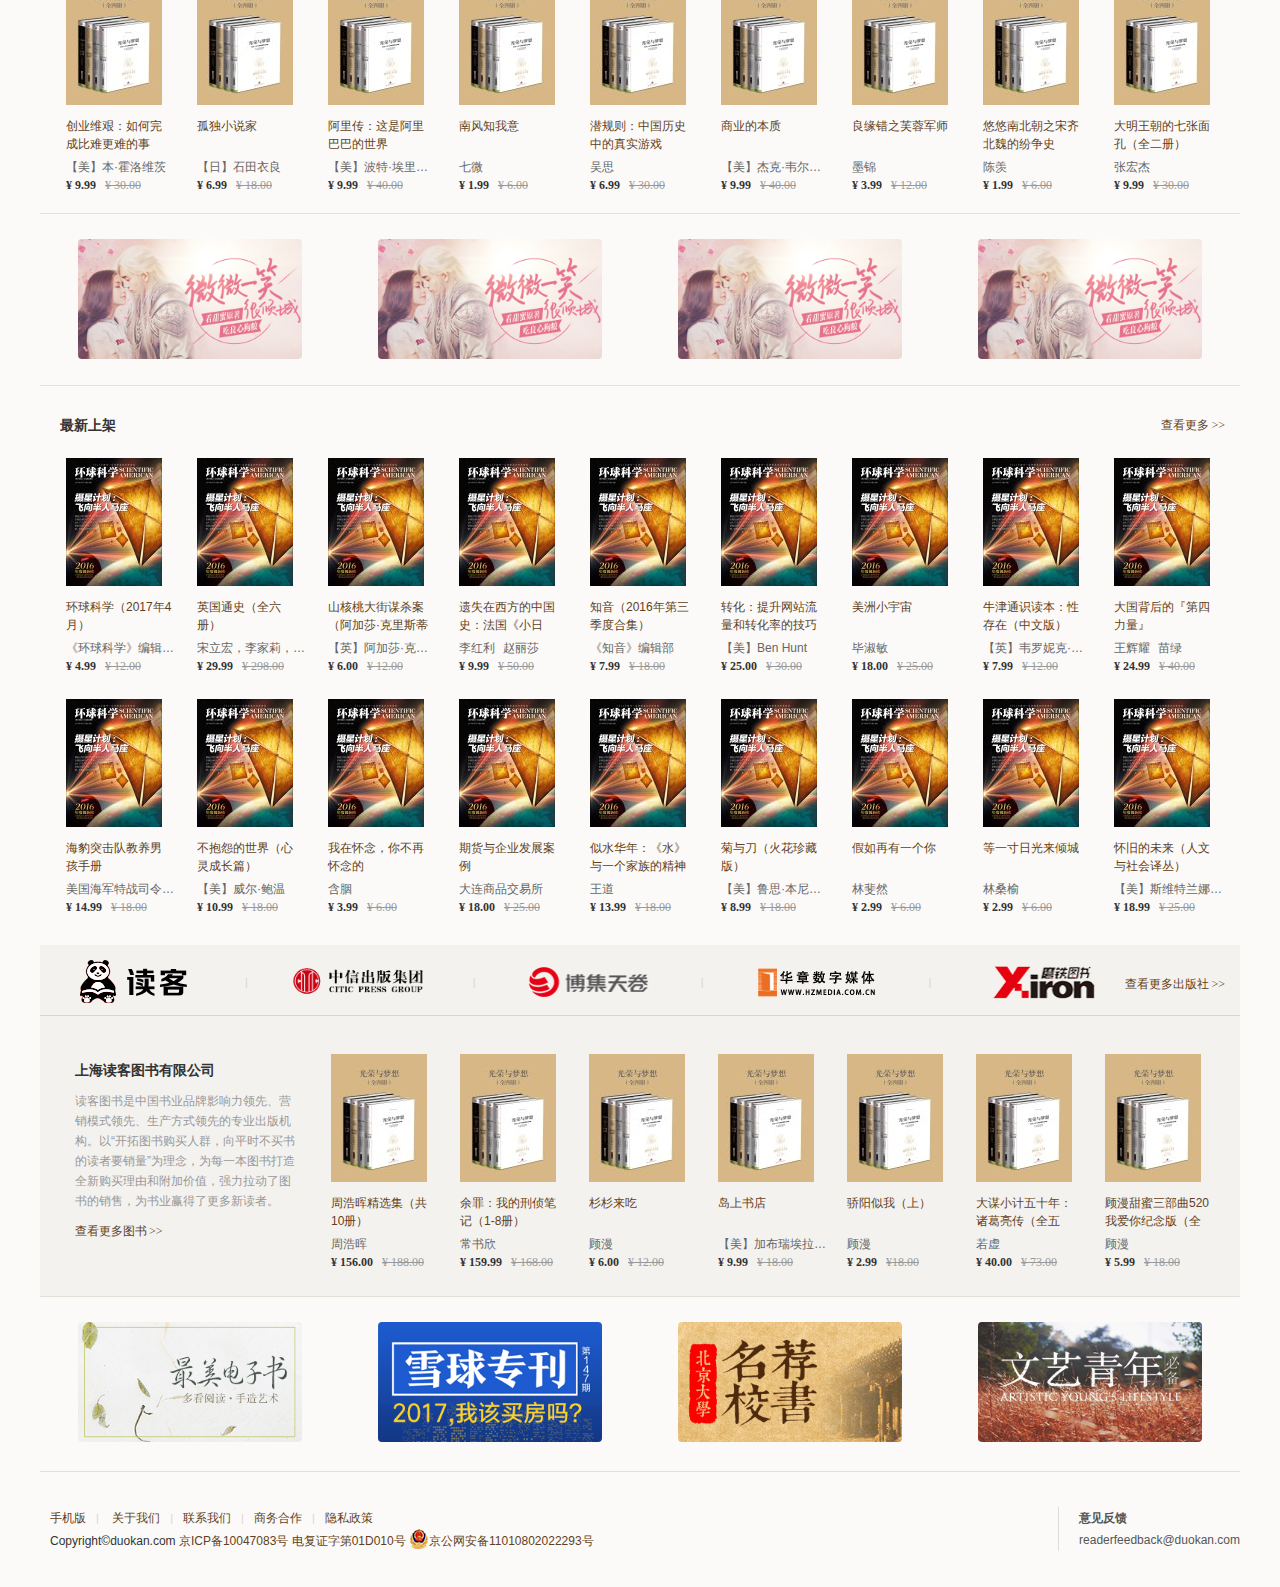
<file: lk.html>
<!DOCTYPE html>
<html>
<head>
<title>多看阅读</title>
<meta charset="utf-8" />
 <link rel="stylesheet" href="css/s.css">
 <link rel="stylesheet" href="css/iconfont.css">
</head>
<body>
   <div class="head">
  <!--  <header></header> -->
  <!-- g-hd gd -->
      <div class="hd">
      <!-- m-sitenav sitenav -->
          <div class="sitenav">
          <div class="wrap">
          <!-- m -->
          <div class="mi">
             <ul class="list">
                 <li><a href="">小米网</a></li>
                 <li class="sep">|</li>
                 <li><a href="">MIUI</a></li>
                 <li class="sep">|</li>
                 <li><a href="" >米聊</a></li>
                 <li class="sep">|</li>
                 <li><a href="">游戏</a></li>
                 <li class="sep">|</li>
			           <li><a href="" class="crt">多看阅读</a></li>
			           <li class="sep">|</li>
			           <li><a href="">云服务</a></li>
			           <li class="sep">|</li>
			           <li><a href="" >小米网移动版</a></li>
		         </ul>
          </div>
<ul class="m-pctrl j-pctrl f-cb">
    <li class="itm login j-login">
        <a href="">登录</a>/<a href="">注册</a>
    </li>
<!--  -->
<li class="itm u-sep">|</li>
<li class="itm cart j-go2cart"><a href="" class="ttl"><b class="icn-cart2"></b><span class="txt">购物车&nbsp;<em class="j-amount">0</em></span></a></li>
<li class="itm sep">|</li>
<li class="itm m-sns">

<div class="u-dwnmenu">

<div class="ttl j-top-menu">
<span class="icn-plus"></span><span class="txt">关注</span>
</div>

</div>
</li>
<li class="itm sep">|</li>
<li class="itm m-quicknav">

<div class="u-dwnmenu">

<div class="ttl j-top-menu">
    <span class="txt">快速导航</span>
   
</div>
<div class="cnt">
   <ul class="list">
      <li><a href="">兑换码换书</a></li>
      <li><a href="">最新上架</a></li>
   </ul>
</div>
</div>
</li>
</ul>
</div>
</div>
<div class="m-header">
<div class="wrap">
<div class="m-logo"><a href=""><img src="img/s29.jpg" style="display: block;"></a></div>
<div class="u-search">

<div class="form">
<span class="txt" style="">搜索书名或作者...</span>
<input type="text" id="dk-text" class="text" >
<span title="搜索" class="icn-search2"></span>
</div>

</div>

</div>
<nav class="m-nav">
<ul class="f-cb">
<li id="index" class="crt"><a href="">首页</a></li>
<li id="rank" class=""><a href="">榜单</a></li>
<li id="review" class=""><a href="">书评</a></li>
<li id="bargain" class=""><a href="" >精品<span class="u-dot">&#183;</span>免费</a></li>
<li id="category" class=""><a href="" >分类</a></li>
<li><a href="">客户端</a></li>
<li><a href="">论坛</a></li>
</ul>
</nav>
</div>
</div>

<div class="g-bd3 g-bd3-1">
<div class="g-mn">
<div class="g-mnc">
<div id="brand" class="u-slider">
<a href ="">
<img src="img/k9.jpg">
</a>
<a href="#" class="slides_nav prev j-prev">
<div class="icn-arrow icn-arrow-left2"><span class="arrow0"></span><span class="arrow1"></span></div>
</a>
<a href="#" class="slides_nav next j-next">
<div class="icn-arrow icn-arrow-right2"><span class="arrow0"></span><span class="arrow1"></span></div>
</a>
<ul class="slides_tabs slides1_tabs">
<li><a href="#"></a></li>
<li><a href="#"></a></li>
<li><a href="#"></a></li>
<li><a href="#"></a></li>
<li><a href="#"></a></li>
</ul>
</div>
<div class="m-bargain">
<div class="u-ttl"><h5>重磅推荐</h5></div>
<ul class="f-cb">
<li class="u-bookitm1">
<div class="book">
<div class="cover">
<a href=""><img src="img/l8.jpg"></a>
</div>
<div class="u-price">
<em>¥29.99 </em>
<del>¥418.00</del>
</div>
</div>
<div class="info">
<div class="wrap">
<a href="" class="title">定位系列经典收藏版（共19册）</a>
<div class="u-stargrade" >
<div class="icon"></div>
<span class="num">( 36 )</span>
</div>
<p class="u-author">
<span>【美】阿尔·里斯</span>
<span>【美】杰克·特劳特等</span>
</p>
<p class="desc">商业人士必读系列，开创“胜出竞争”的营销之道。</p>
</div>
<a href="" class="u-btn2" >立即阅读</a>
</div>
</li>
<li class="u-bookitm1" >
<div class="book">
<div class="cover">
<!--  -->
<!--  -->
<a href=""><img src="img/l9.jpg"></a>

</div>
<div class="u-price">
<em>¥39.99 </em>
<del>¥148.00</del>
</div>
</div>
<div class="info">
<div class="wrap">
<a href="" class="title">光荣与梦想（全四册）</a>
<div class="u-stargrade" >
<div class="icon grade9"></div>
<span class="num" >( 148 )</span>
</div>
<p class="u-author">

<span>【美】 威廉·曼彻斯特</span>

</p>
<p class="desc">王石、何怀宏、何帆、俞敏洪激荡推荐。一本了解美国精神气质缘起的书！</p>
</div>
<a href="" class="u-btn2">立即阅读</a>
</div>
</li>
</ul>
</div>
<div class="m-actnews f-cb">
<h3>活动快讯</h3>
<ul>
<li><a href="" >超级畅销的好书特价啦，戳此看看～</a></li>
</ul>
</div>
</div>
</div>


<div class="g-sd1">
<div class="m-directory">
<h5 class="ttl">图书分类</h5>
<ul class="f-cb">

<li class="itm ">
<a href="">
<span class="label">小说</span><span class="num">14107</span>
</a>
</li>

<li class="itm ">
<a href="">
<span class="label">经管</span><span class="num">8794</span>
</a>
</li>

<li class="itm itm1">
<a href="">
<span class="label">成功励志</span><span class="num">6008</span>
</a>
</li>

<li class="itm itm1">
<a href="">
<span class="label">人文社科</span><span class="num">6905</span>
</a>
</li>

<li class="itm ">
<a href="">
<span class="label">文学</span><span class="num">10215</span>
</a>
</li>

<li class="itm ">
<a href="">
<span class="label">计算机</span><span class="num">2032</span>
</a>
</li>

<li class="itm itm1">
<a href="">
<span class="label">历史</span><span class="num">2731</span>
</a>
</li>
<li class="itm itm1">
<a href="">
<span class="label">生活</span><span class="num">5947</span>
</a>
</li>
<li class="itm ">
<a href="">
<span class="label">动漫绘本</span><span class="num">2321</span>
</a>
</li>
<li class="itm ">
<a href="">
<span class="label">传记</span><span class="num">2320</span>
</a>
</li>

<li class="itm itm1">
<a href="">
<span class="label">杂志</span><span class="num">4707</span>
</a></li>
<li class="itm itm1">
<a href="">
<span class="label">原创文学</span><span class="num">4500</span></a></li>
<li class="itm ">
<a href="">
<span class="label">两性情感</span><span class="num">567</span></a></li>
<li class="itm ">
<a href="">
<span class="label">自然科学</span><span class="num">1621</span></a></li>
<li class="itm itm1">
<a href="">
<span class="label">少儿</span><span class="num">2925</span>
</a></li>
<li class="itm itm1">
<a href="">
<span class="label">旅游</span><span class="num">1061</span>
</a></li>
<li class="itm ">
<a href="">
<span class="label">政治军事</span><span class="num">1184</span></a></li>
<li class="itm ">
<a href="">
<span class="label">艺术</span><span class="num">1474</span>
</a></li>
<li class="itm itm1">
<a href="">
<span class="label">法律</span><span class="num">455</span>
</a></li>
<li class="itm itm1">
<a href="">
<span class="label">教育</span><span class="num">2212</span>
</a></li>
<li class="itm ">
<a href="">
<span class="label">外语</span><span class="num">1234</span>
</a></li>

<li class="itm ">
<a href="">
<span class="label">进口原版</span><span class="num">7076</span>
</a></li>

</ul>
</div>
</div>
<!--  -->
<!--  -->
<!--  -->
<!--  -->
<div class="g-sd2">
<div class="m-pinfo">
<div class="login">
<h5>Hi 欢迎使用多看阅读</h5>
<p>跨平台/多设备同步阅读进度、笔记和图书，轻松实现云阅读。</p>
<div class="act">
<a class="u-btn1" href="">免费畅读</a>
<a class="u-btn" href="">登录</a>
</div>
</div>
</div>

<div class="g-doc">
<div class="m-activity">
<h3>重磅新书</h3>
<div class="desc">
<p> 一本有关阅读的永不褪色的经典； 中国阿甘——“九爷”粉墨登场； 东野圭吾的人性实验室，颠覆你的价值观； 奇葩说男神级演讲天才艾力全新力作！ </p>
</div>
<div class="book">
<img src="img/l9.jpg" alt="" style="margin-left: 60px;margin-top: 10px;">
<p>人生的84000可能</p>

</div>
<ul class="rest">
<li style="margin-left: 75px;"></li>
<li></li>
<li></li>
<li></li>
</ul>
</div>

</div>
<!--  -->
</div>
</div>
<div class="g-bd2">
<div class="g-mn">
<div class="g-mnc">
<div class="m-recommend">
<div class="u-ttl"><h5>精品推荐</h5><div class="act"><a href="" class="u-more">查看更多<span class="arr">&gt;&gt;</span></a></div></div>

<div class="u-colslist">
<ul>
<li class="u-bookitm0">

<div class="book">
<a href="" class="cover"><img src="img/l9.jpg"></a>
<a href="" class="title">希腊棺材之谜</a>
</div>

<div class="info">
<div class="u-stargrade" >
<div class="icon grade9"></div>

<span class="num">(3)</span>
</div>
<div class="u-author">
<span>【美】埃勒里·奎因</span>
</div>
<div class="u-price">
<em>¥ 9.99 </em>
<del>¥ 18.00</del>
</div>
</div>
</li>
<li class="u-bookitm0" >
<div class="book">
<a href="" class="cover"><img src="img/l9.jpg" ></a>
<a href="" class="title">知音（2016年第一季度合集）</a>
</div>
<div class="info">
<div class="u-stargrade">
<div class="icon grade0"></div>
<span class="num" >(0)</span>
</div>
<div class="u-author">
<span>《知音》编辑部</span>
</div>
<div class="u-price">
<em>¥ 7.99 </em>
<del>¥ 18.00</del>
</div>
</div>
</li>
<li class="u-bookitm0">
<div class="book">
<a href="" class="cover"><img src="img/l9.jpg" ></a>
<a href="" class="title">许我心上月</a>
</div>
<div class="info">
<div class="">
<div class="icon grade0"></div>
<span class="num">(0)</span>
</div>
<div class="u-author">
<span>苏鎏</span>
</div>
<div class="u-price">
<em>¥ 3.99 </em>
<del>¥ 6.00</del>
</div>
</div>
</li>
<li class="u-bookitm0">
<div class="book">
<a href="" class="cover"><img src="img/l9.jpg" ></a>
<a href="" class="title">暹罗连体人之谜</a>
</div>
<div class="info">
<div class="u-stargrade">
<div class="icon grade10"></div>
<span class="num">(1)</span>
</div>
<div class="u-author">
<span>【美】埃勒里·奎因</span>
</div>
<div class="u-price">
<em>¥ 6.00 </em>
<del>¥ 12.00</del>

</div>
</div>
</li>
<li class="u-bookitm0">
<div class="book">
<a href="" class="cover"><img src="img/l9.jpg" ></a>
<a href="" class="title">许你再相依</a>
</div>
<div class="info">
<div class="u-stargrade">
<div class="icon grade8"></div>
<span class="num">(1)</span>
</div>
<div class="u-author">
<span>苏鎏</span>
</div>
<div class="u-price">
<em>¥ 3.99 </em>
<del>¥ 6.00</del>
</div>
</div>
</li>
<li class="u-bookitm0">
<div class="book">
<a href="" class="cover"><img src="img/l9.jpg" ></a>
<a href="" class="title">嘘，我们的小秘密</a>
</div>
<div class="info">
<div class="u-stargrade">
<div class="icon grade10"></div>
<span class="num">(2)</span>
</div>
<div class="u-author">
<span>九鹭非香</span>
</div>
<div class="u-price">
<em>¥ 3.99 </em>
<del>¥ 6.00</del>
</div>
</div>
</li>
<li class="u-bookitm0 j-bookitm">
<div class="book">
<a href="" class="cover"><img src="img/l9.jpg" ></a>
<a href="" class="title">菊与刀：日本文化模式（译林人文精选）</a>
</div>
<div class="info">
<div class="u-stargrade">
<div class="icon grade0"></div>
<span class="num">(0)</span>
</div>
<div class="u-author">
<span>【美】本尼迪克特</span>
</div>
<div class="u-price">
<em>¥ 6.00 </em>
<del>¥ 12.00</del>
</div>
</div>
</li>
<li class="u-bookitm0">
<div class="book">
<a href="" class="cover"><img src="img/l9.jpg" ></a>
<a href="" class="title">拿破仑传（传记译林）</a>
</div>
<div class="info">
<div class="u-stargrade">
<div class="icon grade8"></div>
<span class="num">(1)</span>
</div>
<div class="u-author">
<span>【德】埃米尔·路德维希</span>
</div>
<div class="u-price">
<em>¥ 8.99 </em>
<del>¥ 18.00</del>
</div>
</div>
</li>
<li class="u-bookitm0">
<div class="book">
<a href="" class="cover"><img src="img/l9.jpg" ></a>
<a href="" class="title">奇货（全八册）</a>
</div>
<div class="info">
<div class="u-stargrade">
<div class="icon grade0"></div>
<span class="num">(0)</span>
</div>
<div class="u-author">
<span>唐小豪</span>
</div>
<div class="u-price">
<em>¥ 55.99 </em>
<del>¥ 73.00</del>
</div>
</div>
</li>

<li class="u-bookitm0">
<div class="book">
<a href="" class="cover"><img src="img/l9.jpg" ></a>
<a href="" class="title">旅行地的精神密码（共11册）</a>
</div>
<div class="info">
<div class="u-stargrade">
<div class="icon grade10"></div>
<span class="num">(1)</span>
</div>
<div class="u-author">
<span>三联生活周刊</span>
</div>
<div class="u-price">
<em>¥ 19.99 </em>
<del>¥ 73.00</del>
</div>
</div>
</li>
<li class="u-bookitm0" >
<div class="book">
<a href="" class="cover"><img src="img/l9.jpg" ></a>
<a href="" class="title">零基础轻松学理财</a>
</div>
<div class="info">
<div class="u-stargrade">
<div class="icon grade0"></div>
<span class="num">(0)</span>
</div>
<div class="u-author">
<span>欧效庆</span>
</div>
<div class="u-price">
<em>¥ 3.99 </em>
<del>¥ 18.00</del>
</div>
</div>
</li>

<li class="u-bookitm0">
<div class="book">
<a href="" class="cover"><img src="img/l9.jpg" ></a>
<a href="" class="title">简单致胜</a>
</div>
<div class="info">
<div class="u-stargrade" >
<div class="icon grade10"></div>
<span class="num">(1)</span>
</div>
<div class="u-author">
<span>罗杰斯</span>
</div>
<div class="u-price">
<em>¥ 12.00 </em>
<del>¥ 18.00</del>
</div>
</div>
</li>
<li class="u-bookitm0">
<div class="book">
<a href="" class="cover"><img src="img/l9.jpg"></a>
<a href="" class="title">三联生活周刊·身为村上春树（2017年8期）</a>
</div>
<div class="info">
<div class="u-stargrade">
<div class="icon grade0"></div>
<span class="num">(0)</span>
</div>
<div class="u-author">
<span>三联生活周刊</span>
</div>
<div class="u-price">
<em>¥ 3.99 </em>
<del>¥ 18.00</del>
</div>
</div>
</li>
<li class="u-bookitm0">
<div class="book">
<a href="" class="cover"><img src="img/l9.jpg" ></a>
<a href="" class="title" >荷兰鞋之谜</a>
</div>
<div class="info">
<div class="u-stargrade">
<div class="icon grade0"></div>
<span class="num">(0)</span>
</div>
<div class="u-author">
<span>【美】埃勒里·奎因</span>
</div>
<div class="u-price">
<em>¥ 6.00 </em>
<del>¥ 12.00</del>
</div></div>
</li>

</ul>
</div>
</div>
</div>
</div>
<div class="g-sd">
<div class="m-rank j-rank">
<div class="u-nav-tab j-rank-tab">
<ul>
<li class="itm crt"><a href="">畅销榜</a></li><li class="sep">|</li>
<li class="itm"><a href=";">月度榜</a></li><li class="sep">|</li>
<li class="itm"><a href=";">好评榜</a></li>
</ul>
 <!-- <div class="icn-arrow icn-arrow-top3 j-target" style="left:27px;">
<span class="arrow0"></span>
<span class="arrow1"></span>
</div> -->
</div> 
<div class="cnt j-cnt" >
<ul class="u-txtlst">
 <li class="itm itm-img">
<a href="" class="img"><img src="img/vt4.jpg"></a>
<div class="info">
<em class="hot">1.</em>
<a href="" class="title">漂洋过海来看你</a>
<p class="u-author">
 <span>姚瑶</span> 
</p>
</div>
</li>


<li class="itm">
<em class="hot">2.</em><a href="" class="title">嫌疑人X的献身</a>
<p class="u-author">
 <span>【日】东野圭吾</span> 
</p>
</li>

<li class="itm">
<em class="hot">3.</em><a href="" class="title">你应该懂点投资学</a>
<p class="u-author">
 <span>李意坚</span> 
</p>
</li>

<li class="itm">
<em class="">4.</em><a href="" class="title">袁腾飞讲历史（全12册）</a>
<p class="u-author">
 <span>袁腾飞</span> 
</p>
</li>

<li class="itm">
<em class="">5.</em><a href="" class="title">马勇讲史：晚清四书（全四册）</a>
<p class="u-author">
 <span>马勇</span> 
</p>
</li>

<li class="itm">
<em class="">6.</em><a href="" class="title">世界通史系列（全九册）</a>
<p class="u-author">
 <span>王海利，吕一民，丁建弘 等</span> 
</p>
</li>

<li class="itm">
<em class="">7.</em><a href="" class="title">好员工会工作：会工作的员工才能备受青睐</a>
<p class="u-author">
 <span>郭鑫</span> 
</p>
</li>

<li class="itm">
<em class="">8.</em><a href="" class="title">卑鄙的圣人：曹操（全十册）</a>
<p class="u-author">
 <span>王晓磊</span> 
</p>
</li>

<li class="itm">
<em class="">9.</em><a href="" class="title">解忧杂货店</a>
<p class="u-author">
 <span>【日】东野圭吾</span> 
</p>
</li>

<li class="itm">
<em class="">10.</em><a href="" class="title">白夜行</a>
<p class="u-author">
 <span>【日】东野圭吾</span> 
</p>
</li>
</ul>
<a href="" class="u-more" >更多畅销榜<span class="arr">&gt;&gt;</span></a>
</div>
</div></div>
</div>
<div class="g-bd">
<div class="m-aimg">

<div class="u-aimg">
<ul>
<li><a href =""><img src="img/s30.jpg"></a></li>
<li><a href =""><img src="img/s30.jpg"></a></li>
<li><a href =""><img src="img/s30.jpg"></a></li>
<li><a href =""><img src="img/s30.jpg"></a></li>
</ul>
</div>
</div>
<div class="m-discount">
<div class="u-ttl">
<h5>特价图书</h5>
<div class="act">
<a href="" class="u-more" >查看更多
<span class="arr">&gt;&gt;</span></a>
</div>
</div>
<div class="u-colslist">
<ul>
<li class="u-bookitm0">
<div class="book">
<a href="" class="cover"><img src="img/l9.jpg" ></a>
<a href="" class="title">创业维艰：如何完成比难更难的事</a>
</div>
<div class="info">
<p class="u-author">
<span>【美】本·霍洛维茨</span>
</p>
<div class="u-price">
<em>¥ 9.99 </em>
<del>¥ 30.00</del>
</div>
</div>
</li>

<li class="u-bookitm0">
<div class="book">
<a href="" class="cover"><img src="img/l9.jpg" ></a>
<a href="" class="title">孤独小说家</a>
</div>
<div class="info">
<p class="u-author">
<span>【日】石田衣良</span>
</p>
<div class="u-price">
<em>¥ 6.99 </em>
<del>¥ 18.00</del>
</div>
</div>
</li>

<li class="u-bookitm0">
<div class="book">
<a href="" class="cover">
<img src="img/l9.jpg">
</a>
<a href="" class="title">阿里传：这是阿里巴巴的世界</a>
</div>
<div class="info">
<p class="u-author"><span>【美】波特·埃里斯曼</span></p>
<div class="u-price">
<em>¥ 9.99 </em>
<del>¥ 40.00</del>
</div>
</div>
</li>

<li class="u-bookitm0" >
<div class="book">
<a href="" class="cover"><img src="img/l9.jpg" ></a>
<a href="" class="title" >南风知我意</a>
</div>
<div class="info">
<p class="u-author"><span>七微</span></p>
<div class="u-price">
<em>¥ 1.99 </em>
<del>¥ 6.00</del>
</div>
</div>
</li>

<li class="u-bookitm0">
<div class="book">
<a href="" class="cover"><img src="img/l9.jpg" ></a>
<a href="" class="title">潜规则：中国历史中的真实游戏</a>
</div>
<div class="info">
<p class="u-author">
<span>吴思</span>
</p>
<div class="u-price">
<em>¥ 6.99 </em>
<del>¥ 30.00</del>
</div>
</div>
</li>
<li class="u-bookitm0">
<div class="book">
<a href="" class="cover"><img src="img/l9.jpg" ></a>
<a href="" class="title">商业的本质</a>
</div>
<div class="info">
<p class="u-author">
<span>【美】杰克·韦尔奇</span>
<span>【美】苏西·韦尔奇</span>
</p>
<div class="u-price">
<em>¥ 9.99 </em>
<del>¥ 40.00</del>
</div>
</div>
</li>
<li class="u-bookitm0">
<div class="book">
<a href="" class="cover"><img src="img/l9.jpg" ></a>
<a href="" class="title">良缘错之芙蓉军师</a>
</div>
<div class="info">
<p class="u-author">
<span>墨锦</span>
</p>
<div class="u-price">
<em>¥ 3.99 </em>
<del>¥ 12.00</del>
</div>
</div>
</li>
<li class="u-bookitm0">
<div class="book">
<a href="" class="cover"><img src="img/l9.jpg" ></a>
<a href="" class="title">悠悠南北朝之宋齐北魏的纷争史</a>
</div>
<div class="info">
<p class="u-author">
<span>陈羡</span>
</p>
<div class="u-price">
<em>¥ 1.99 </em>
<del>¥ 6.00</del>
</div>
</div>
</li>
<li class="u-bookitm0">
<div class="book">
<a href="" class="cover"><img src="img/l9.jpg" ></a>
<a href="" class="title">大明王朝的七张面孔（全二册）</a>
</div>
<div class="info">
<p class="u-author">
<span>张宏杰</span>
</p>
<div class="u-price">
<em>¥ 9.99 </em>
<del>¥ 30.00</del>
</div>
</div>
</li>
</ul>
</div>
</div>
<!--  -->
<div class="m-aimg u-aimg">
<!-- <div class="u-aim"> -->
<ul>
<li><a href =""><img src="img/l10.jpg"></a></li>
<li><a href ="" ><img src="img/l10.jpg"></a></li>
<li><a href ="" ><img src="img/l10.jpg"></a></li>
<li><a href =""><img src="img/l10.jpg"></a></li>
</ul>
</div>
<!-- </div> -->
<!--  -->
<div class="m-new">
<div class="u-ttl"><h5>最新上架</h5>
<div class="act"><a href="" class="u-more">查看更多<span class="arr">&gt;&gt;</span></a>
</div></div>
<div class="u-colslist">
<ul>
<li class="u-bookitm0">
<div class="book">
<a href="" class="cover">
<img src="img/l12.jpg" >
</a>
<a href="" class="title">环球科学（2017年4月）</a>
</div>
<div class="info">
<p class="u-author">
<span>《环球科学》编辑部</span>
</p>
<div class="u-price">
<em>¥ 4.99 </em>
<del>¥ 12.00</del>
</div>
</div>
</li>

<li class="u-bookitm0">
<div class="book">
<a href="" class="cover">
<img src="img/l12.jpg" >
</a>
<a href="" class="title">英国通史（全六册）</a>
</div>
<div class="info">
<p class="u-author">
<span>宋立宏，李家莉，张建辉 等</span>
</p>
<div class="u-price">
<em>¥ 29.99 </em>
<del>¥ 298.00</del>
</div>
</div>
</li>
<li class="u-bookitm0">
<div class="book">
<a href="" class="cover">
<img src="img/l12.jpg" >
</a>
<a href="" class="title" >山核桃大街谋杀案（阿加莎·克里斯蒂作品）</a>
</div>
<div class="info">
<p class="u-author">
<span>【英】阿加莎·克里斯蒂</span>
</p>
<div class="u-price">
<em>¥ 6.00 </em>
<del>¥ 12.00</del>
</div>
</div>
</li>
<li class="u-bookitm0">
<div class="book">
<a href="" class="cover">
<img src="img/l12.jpg" >
</a>
<a href="" class="title">遗失在西方的中国史：法国《小日报》记录的晚清1891-1911</a>
</div>
<div class="info">
<p class="u-author">
<span>李红利</span>
<span>赵丽莎</span>
</p>
<div class="u-price">
<em>¥ 9.99 </em>
<del>¥ 50.00</del>
</div>
</div>
</li>
<li class="u-bookitm0">
<div class="book">
<a href="" class="cover">
<img src="img/l12.jpg" >
</a>
<a href="" class="title">知音（2016年第三季度合集）</a>
</div>
<div class="info">
<p class="u-author">
<span>《知音》编辑部</span>
</p>
<div class="u-price">
<em>¥ 7.99 </em>
<del>¥ 18.00</del>
</div></div>
</li>
<li class="u-bookitm0">
<div class="book">
<a href="" class="cover">
<img src="img/l12.jpg" >
</a>
<a href="" class="title">转化：提升网站流量和转化率的技巧</a>
</div>
<div class="info">
<p class="u-author">
<span>【美】Ben Hunt</span>
</p>
<div class="u-price">
<em>¥ 25.00 </em>
<del>¥ 30.00</del>
</div></div>
</li>
<li class="u-bookitm0">
<div class="book">
<a href="" class="cover">
<img src="img/l12.jpg" >
</a>
<a href="" class="title" >美洲小宇宙</a>
</div>
<div class="info">
<p class="u-author">
<span>毕淑敏</span>
</p>
<div class="u-price">
<em>¥ 18.00 </em>
<del>¥ 25.00</del>
</div></div>
</li>
<li class="u-bookitm0">
<div class="book">
<a href="" class="cover">
<img src="img/l12.jpg" >
</a>
<a href="" class="title">牛津通识读本：性存在（中文版）</a>
</div>
<div class="info">
<p class="u-author">
<span>【英】韦罗妮克·莫捷</span>
</p>
<div class="u-price">
<em>¥ 7.99 </em>
<del>¥ 12.00</del>
</div></div>
</li>
<li class="u-bookitm0">
<div class="book">
<a href="" class="cover">
<img src="img/l12.jpg" >
</a>
<a href="" class="title">大国背后的『第四力量』</a>
</div>
<div class="info">
<p class="u-author">
<span>王辉耀</span>
<span>苗绿</span>
</p>
<div class="u-price">
<em>¥ 24.99 </em>
<del>¥ 40.00</del>
</div></div>
</li>
<li class="u-bookitm0">
<div class="book">
<a href="" class="cover">
<img src="img/l12.jpg" >
</a>
<a href="" class="title">海豹突击队教养男孩手册</a>
</div>
<div class="info">
<p class="u-author">
<span>美国海军特战司令部</span>
</p>
<div class="u-price">
<em>¥ 14.99 </em>
<del>¥ 18.00</del>
</div></div>
</li>
<li class="u-bookitm0">
<div class="book">
<a href="" class="cover" >
<img src="img/l12.jpg" >
</a>
<a href="" class="title">不抱怨的世界（心灵成长篇）</a>
</div>
<div class="info">
<p class="u-author">
<span>【美】威尔·鲍温</span>
</p>
<div class="u-price">
<em>¥ 10.99 </em>
<del>¥ 18.00</del>
</div></div>
</li>
<li class="u-bookitm0">
<div class="book">
<a href="" class="cover">
<img src="img/l12.jpg" >
</a>
<a href="" class="title" >我在怀念，你不再怀念的</a>
</div>
<div class="info">
<p class="u-author">
<span>含胭</span>
</p>
<div class="u-price">
<em>¥ 3.99 </em>
<del>¥ 6.00</del>
</div></div>
</li>
<li class="u-bookitm0" >
<div class="book">
<a href="" class="cover">
<img src="img/l12.jpg" >
</a>
<a href="" class="title">期货与企业发展案例</a>
</div>
<div class="info">
<p class="u-author">
<span>大连商品交易所</span>
</p>
<div class="u-price">
<em>¥ 18.00 </em>
<del>¥ 25.00</del>
</div></div>
</li>
<li class="u-bookitm0">
<div class="book">
<a href="" class="cover">
<img src="img/l12.jpg" >
</a>
<a href="" class="title">似水华年：《水》与一个家族的精神传奇</a>
</div>
<div class="info">
<p class="u-author">
<span>王道</span>
</p>
<div class="u-price">
<em>¥ 13.99 </em>
<del>¥ 18.00</del>
</div></div>
</li>
<li class="u-bookitm0">
<div class="book">
<a href="" class="cover">
<img src="img/l12.jpg" >
</a>
<a href="" class="title" >菊与刀（火花珍藏版）</a>
</div>
<div class="info">
<p class="u-author">
<span>【美】鲁思·本尼迪克特</span>
</p>
<div class="u-price">
<em>¥ 8.99 </em>
<del>¥ 18.00</del>
</div></div>
</li>
<li class="u-bookitm0">
<div class="book">
<a href="" class="cover">
<img src="img/l12.jpg" ></a>
<a href="" class="title">假如再有一个你</a>
</div>
<div class="info">
<p class="u-author">
<span>林斐然</span>
</p>
<div class="u-price">
<em>¥ 2.99 </em>
<del>¥ 6.00</del>
</div></div>
</li>
<li class="u-bookitm0">
<div class="book">
<a href="" class="cover">
<img src="img/l12.jpg" ></a>
<a href="" class="title">等一寸日光来倾城</a>
</div>
<div class="info">
<p class="u-author">
<span>林桑榆</span>
</p>
<div class="u-price">
<em>¥ 2.99 </em>
<del>¥ 6.00</del>
</div></div>
</li>
<li class="u-bookitm0">
<div class="book">
<a href="" class="cover">
<img src="img/l12.jpg" ></a>
<a href="" class="title">怀旧的未来（人文与社会译丛）</a>
</div>
<div class="info">
<p class="u-author">
<span>【美】斯维特兰娜·博伊姆</span>
</p>
<div class="u-price">
<em>¥ 18.99 </em>
<del>¥ 25.00</del>
</div></div>
</li>
</ul>
</div></div>

<div class="publish">
<div class="u-nav-tab">
<ul>
<li class="itm"><a href=""><img class="j-png" src="img/s20.png"></a></li>
<li class="sep">|</li>
<li class="itm"><a href=""><img class="j-png" src="img/s21.png"></a></li>
<li class="sep">|</li>
<li class="itm"><a href=""><img class="j-png" src="img/s22.png"></a></li>
<li class="sep">|</li>
<li class="itm"><a href=""><img class="j-png" src="img/s23.png"></a></li>
<li class="sep">|</li>
<li class="itm"><a href=""><img class="j-png" src="img/s24.png"></a></li>
<li class="sep">|</li>
</ul>
<!-- <div class="icn-arrow icn-arrow-top3 j-target"><span class="arrow0"></span><span class="arrow1"></span></div> -->
<a class="u-more" href="">查看更多出版社<span class="arr">&gt;&gt;</span></a>
</div>
<div class="cnt f-cb j-cnt" style="">
<div class="intro">
<h3>上海读客图书有限公司</h3>
<p>读客图书是中国书业品牌影响力领先、营销模式领先、生产方式领先的专业出版机构。以“开拓图书购买人群，向平时不买书的读者要销量”为理念，为每一本图书打造全新购买理由和附加价值，强力拉动了图书的销售，为书业赢得了更多新读者。</p>
<a href="" class="u-more">查看更多图书<span class="arr">&gt;&gt;</span></a>
</div>
<div class="u-colslist">
<ul>
<li class="u-bookitm0">
<div class="book">
<a href="" class="cover"><img src="img/l9.jpg" ></a>
<a href="" class="title" >周浩晖精选集（共10册）</a>
</div>
<div class="info">
<p class="u-author"><span>周浩晖</span></p>
<div class="u-price">
<em>¥ 156.00 </em>
<del>¥ 188.00</del>
</div></div>
</li>
<li class="u-bookitm0">
<div class="book">
<a href="" class="cover"><img src="img/l9.jpg" ></a>
<a href="" class="title" >余罪：我的刑侦笔记（1-8册）</a>
</div>
<div class="info">
<p class="u-author">
<span>常书欣</span>
</p>
<div class="u-price">
<em>¥ 159.99 </em>
<del>¥ 168.00</del>
</div></div>
</li>
<li class="u-bookitm0">
<div class="book">
<a href="" class="cover"><img src="img/l9.jpg" ></a>
<a href="" class="title">杉杉来吃</a>
</div>
<div class="info">
<p class="u-author"><span>顾漫</span></p>
<div class="u-price">
<em>¥ 6.00 </em>
<del>¥ 12.00</del>
</div></div>
</li>
<li class="u-bookitm0">
<div class="book">
<a href="" class="cover"><img src="img/l9.jpg" ></a>
<a href="" class="title">岛上书店</a>
</div>
<div class="info">
<p class="u-author">
<span>【美】加布瑞埃拉·泽文</span>
</p>
<div class="u-price">
<em>¥ 9.99 </em>
<del>¥ 18.00</del>
</div></div>
</li>
<li class="u-bookitm0">
<div class="book">
<a href="" class="cover"><img src="img/l9.jpg" ></a>
<a href="" class="title">骄阳似我（上）</a>
</div>
<div class="info">
<p class="u-author">
<span>顾漫</span>
</p>
<div class="u-price">
<em>¥ 2.99 </em>
<del>¥18.00</del>
</div></div>
</li>
<li class="u-bookitm0">
<div class="book">
<a href="" class="cover"><img src="img/l9.jpg" ></a>
<a href="" class="title">大谋小计五十年：诸葛亮传（全五册）</a>
</div>
<div class="info">
<p class="u-author"><span>若虚</span></p>
<div class="u-price">
<em>¥ 40.00 </em>
<del>¥ 73.00</del>
</div></div>
</li>
<li class="u-bookitm0">
<div class="book">
<a href="" class="cover" ><img src="img/l9.jpg"></a>
<a href="" class="title" >顾漫甜蜜三部曲520我爱你纪念版（全三册）</a></div>
<div class="info">
<p class="u-author"><span>顾漫</span></p>
<div class="u-price">
<em>¥ 5.99 </em>
<del>¥ 18.00</del>
</div></div>
</li></ul>
</div>
</div></div>
<div class="m-aimg" style="height:128px;border-bottom:0;">
<div class="u-aimg">
<ul>
<li><a href =""><img src="img/l13.png"></a></li>
<li><a href =""><img src="img/l14.png"></a></li>
<li><a href =""><img src="img/l15.jpg"></a></li>
<li><a href =""><img src="img/l16.jpg"></a></li>
</ul>
</div></div>
<!--  -->
<footer class="g-ft">
<div class="wrap">
<div class="m-corp">
<p>
<a href="" id="go-mobile">手机版</a><span class="u-sep">|</span>
<a href="">关于我们</a><span class="u-sep">|</span><a href="">联系我们</a><span class="u-sep">|</span><a href="">商务合作</a><span class="u-sep">|</span><a href="">隐私政策</a></p>
<p>Copyright&copy;duokan.com
<a href="">京ICP备10047083号</a>
<a href="">电复证字第01D010号</a>
<a href=""><img src="img/l17.png" style="vertical-align: -4px;">京公网安备11010802022293号</a>
</p>
</div>
<div class="m-cprt">
<p><em>意见反馈</em></p>
<a class="mail" href="">readerfeedback@duokan.com</a>
</div>
</div>
</footer>
</body>
</html>
</file>
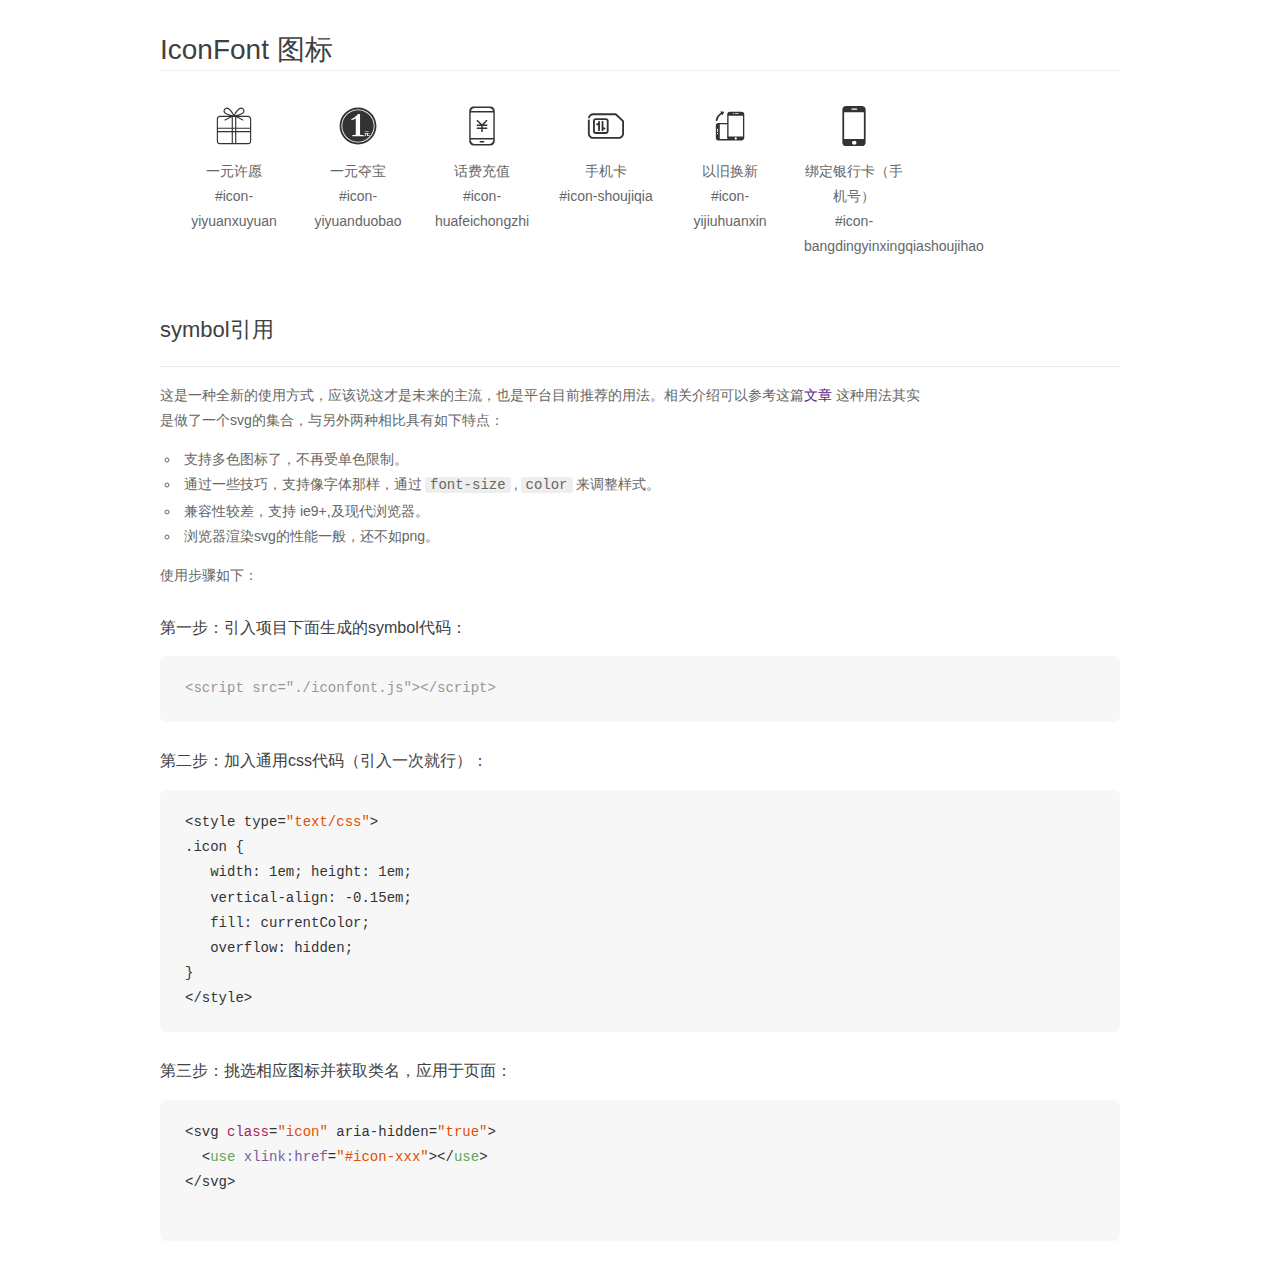
<file: font/demo_symbol.html>
<!DOCTYPE html>
<html>
<head>
    <meta charset="utf-8"/>
    <title>IconFont</title>
    <link rel="stylesheet" href="demo.css">
    <script src="iconfont.js"></script>

    <style type="text/css">
        .icon {
          /* 通过设置 font-size 来改变图标大小 */
          width: 1em; height: 1em;
          /* 图标和文字相邻时，垂直对齐 */
          vertical-align: -0.15em;
          /* 通过设置 color 来改变 SVG 的颜色/fill */
          fill: currentColor;
          /* path 和 stroke 溢出 viewBox 部分在 IE 下会显示
             normalize.css 中也包含这行 */
          overflow: hidden;
        }

    </style>
</head>
<body>
    <div class="main markdown">
        <h1>IconFont 图标</h1>
        <ul class="icon_lists clear">
            
                <li>
                    <svg class="icon" aria-hidden="true">
                        <use xlink:href="#icon-yiyuanxuyuan"></use>
                    </svg>
                    <div class="name">一元许愿</div>
                    <div class="fontclass">#icon-yiyuanxuyuan</div>
                </li>
            
                <li>
                    <svg class="icon" aria-hidden="true">
                        <use xlink:href="#icon-yiyuanduobao"></use>
                    </svg>
                    <div class="name">一元夺宝</div>
                    <div class="fontclass">#icon-yiyuanduobao</div>
                </li>
            
                <li>
                    <svg class="icon" aria-hidden="true">
                        <use xlink:href="#icon-huafeichongzhi"></use>
                    </svg>
                    <div class="name">话费充值</div>
                    <div class="fontclass">#icon-huafeichongzhi</div>
                </li>
            
                <li>
                    <svg class="icon" aria-hidden="true">
                        <use xlink:href="#icon-shoujiqia"></use>
                    </svg>
                    <div class="name">手机卡</div>
                    <div class="fontclass">#icon-shoujiqia</div>
                </li>
            
                <li>
                    <svg class="icon" aria-hidden="true">
                        <use xlink:href="#icon-yijiuhuanxin"></use>
                    </svg>
                    <div class="name">以旧换新</div>
                    <div class="fontclass">#icon-yijiuhuanxin</div>
                </li>
            
                <li>
                    <svg class="icon" aria-hidden="true">
                        <use xlink:href="#icon-bangdingyinxingqiashoujihao"></use>
                    </svg>
                    <div class="name">绑定银行卡（手机号）</div>
                    <div class="fontclass">#icon-bangdingyinxingqiashoujihao</div>
                </li>
            
        </ul>


        <h2 id="symbol-">symbol引用</h2>
        <hr>

        <p>这是一种全新的使用方式，应该说这才是未来的主流，也是平台目前推荐的用法。相关介绍可以参考这篇<a href="">文章</a>
        这种用法其实是做了一个svg的集合，与另外两种相比具有如下特点：</p>
        <ul>
          <li>支持多色图标了，不再受单色限制。</li>
          <li>通过一些技巧，支持像字体那样，通过<code>font-size</code>,<code>color</code>来调整样式。</li>
          <li>兼容性较差，支持 ie9+,及现代浏览器。</li>
          <li>浏览器渲染svg的性能一般，还不如png。</li>
        </ul>
        <p>使用步骤如下：</p>
        <h3 id="-symbol-">第一步：引入项目下面生成的symbol代码：</h3>
        <pre><code class="lang-js hljs javascript"><span class="hljs-comment">&lt;script src="./iconfont.js"&gt;&lt;/script&gt;</span></code></pre>
        <h3 id="-css-">第二步：加入通用css代码（引入一次就行）：</h3>
        <pre><code class="lang-js hljs javascript">&lt;style type=<span class="hljs-string">"text/css"</span>&gt;
.icon {
   width: <span class="hljs-number">1</span>em; height: <span class="hljs-number">1</span>em;
   vertical-align: <span class="hljs-number">-0.15</span>em;
   fill: currentColor;
   overflow: hidden;
}
&lt;<span class="hljs-regexp">/style&gt;</span></code></pre>
        <h3 id="-">第三步：挑选相应图标并获取类名，应用于页面：</h3>
        <pre><code class="lang-js hljs javascript">&lt;svg <span class="hljs-class"><span class="hljs-keyword">class</span></span>=<span class="hljs-string">"icon"</span> aria-hidden=<span class="hljs-string">"true"</span>&gt;<span class="xml"><span class="hljs-tag">
  &lt;<span class="hljs-name">use</span> <span class="hljs-attr">xlink:href</span>=<span class="hljs-string">"#icon-xxx"</span>&gt;</span><span class="hljs-tag">&lt;/<span class="hljs-name">use</span>&gt;</span>
</span>&lt;<span class="hljs-regexp">/svg&gt;
        </span></code></pre>
    </div>
</body>
</html>
</file>
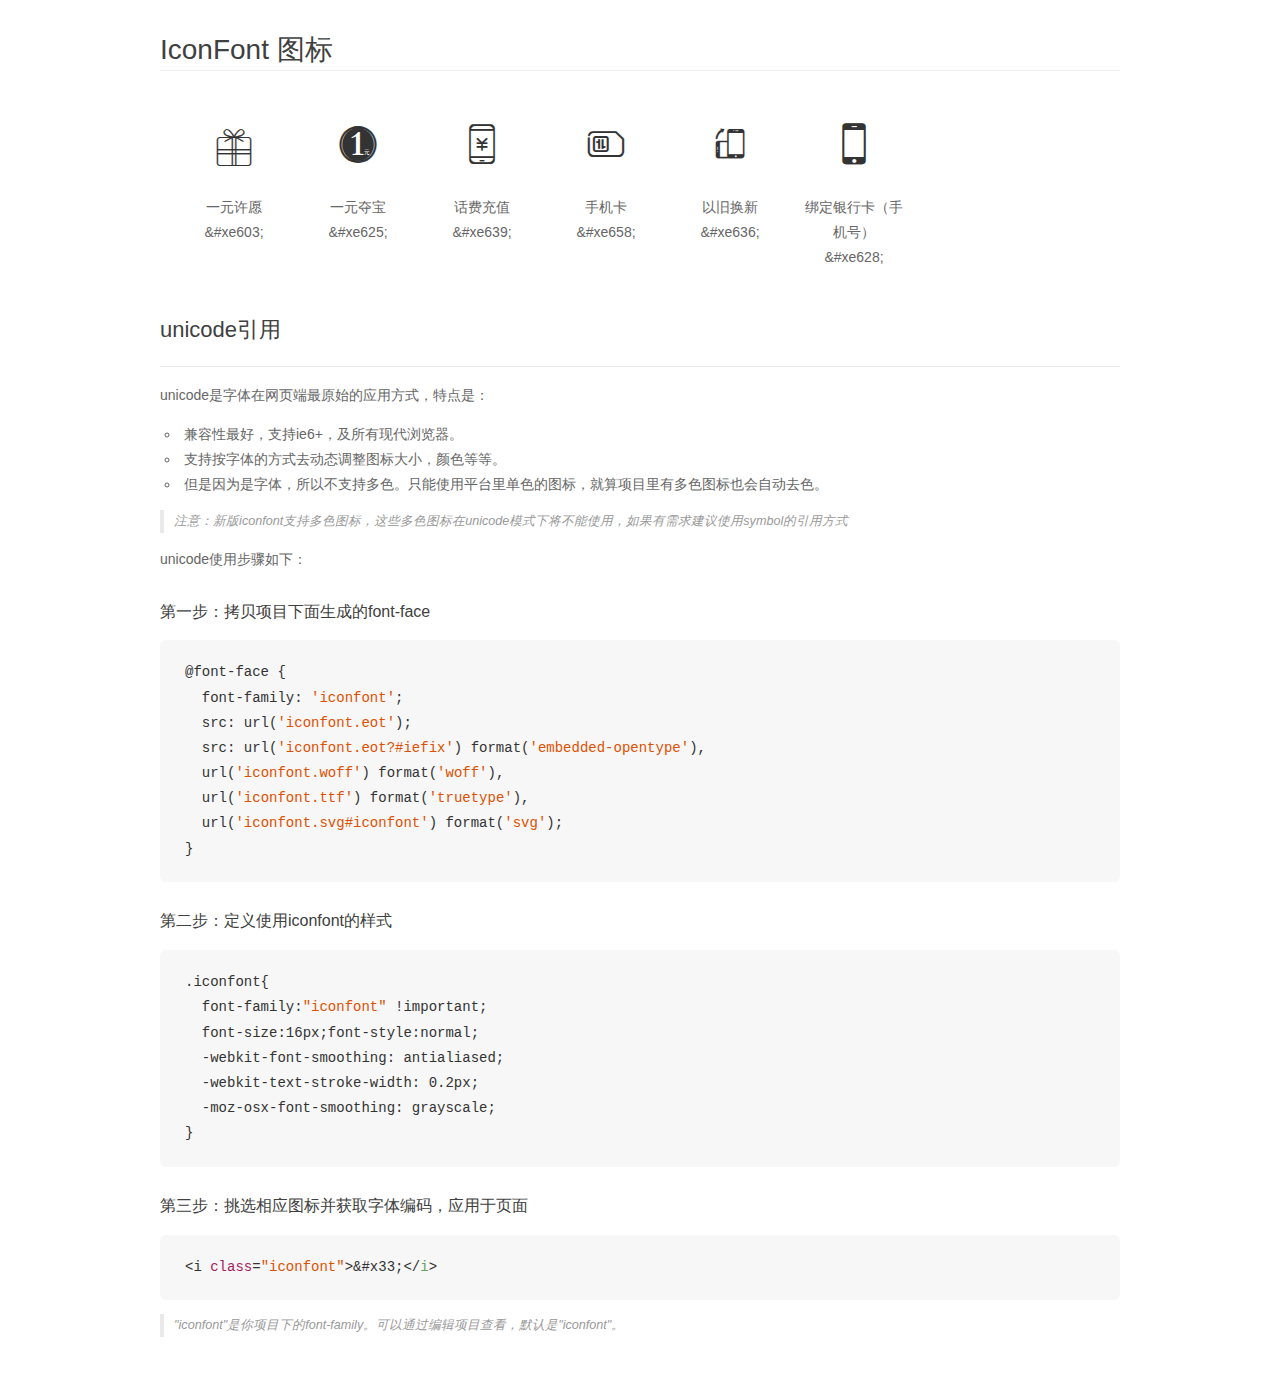
<file: font/demo_unicode.html>
<!DOCTYPE html>
<html>
<head>
    <meta charset="utf-8"/>
    <title>IconFont</title>
    <link rel="stylesheet" href="demo.css">

    <style type="text/css">

        @font-face {font-family: "iconfont";
          src: url('iconfont.eot'); /* IE9*/
          src: url('iconfont.eot#iefix') format('embedded-opentype'), /* IE6-IE8 */
          url('iconfont.woff') format('woff'), /* chrome, firefox */
          url('iconfont.ttf') format('truetype'), /* chrome, firefox, opera, Safari, Android, iOS 4.2+*/
          url('iconfont.svg#iconfont') format('svg'); /* iOS 4.1- */
        }

        .iconfont {
          font-family:"iconfont" !important;
          font-size:16px;
          font-style:normal;
          -webkit-font-smoothing: antialiased;
          -webkit-text-stroke-width: 0.2px;
          -moz-osx-font-smoothing: grayscale;
        }

    </style>
</head>
<body>
    <div class="main markdown">
        <h1>IconFont 图标</h1>
        <ul class="icon_lists clear">
            
                <li>
                <i class="icon iconfont">&#xe603;</i>
                    <div class="name">一元许愿</div>
                    <div class="code">&amp;#xe603;</div>
                </li>
            
                <li>
                <i class="icon iconfont">&#xe625;</i>
                    <div class="name">一元夺宝</div>
                    <div class="code">&amp;#xe625;</div>
                </li>
            
                <li>
                <i class="icon iconfont">&#xe639;</i>
                    <div class="name">话费充值</div>
                    <div class="code">&amp;#xe639;</div>
                </li>
            
                <li>
                <i class="icon iconfont">&#xe658;</i>
                    <div class="name">手机卡</div>
                    <div class="code">&amp;#xe658;</div>
                </li>
            
                <li>
                <i class="icon iconfont">&#xe636;</i>
                    <div class="name">以旧换新</div>
                    <div class="code">&amp;#xe636;</div>
                </li>
            
                <li>
                <i class="icon iconfont">&#xe628;</i>
                    <div class="name">绑定银行卡（手机号）</div>
                    <div class="code">&amp;#xe628;</div>
                </li>
            
        </ul>
        <h2 id="unicode-">unicode引用</h2>
        <hr>

        <p>unicode是字体在网页端最原始的应用方式，特点是：</p>
        <ul>
        <li>兼容性最好，支持ie6+，及所有现代浏览器。</li>
        <li>支持按字体的方式去动态调整图标大小，颜色等等。</li>
        <li>但是因为是字体，所以不支持多色。只能使用平台里单色的图标，就算项目里有多色图标也会自动去色。</li>
        </ul>
        <blockquote>
        <p>注意：新版iconfont支持多色图标，这些多色图标在unicode模式下将不能使用，如果有需求建议使用symbol的引用方式</p>
        </blockquote>
        <p>unicode使用步骤如下：</p>
        <h3 id="-font-face">第一步：拷贝项目下面生成的font-face</h3>
        <pre><code class="lang-js hljs javascript">@font-face {
  font-family: <span class="hljs-string">'iconfont'</span>;
  src: url(<span class="hljs-string">'iconfont.eot'</span>);
  src: url(<span class="hljs-string">'iconfont.eot?#iefix'</span>) format(<span class="hljs-string">'embedded-opentype'</span>),
  url(<span class="hljs-string">'iconfont.woff'</span>) format(<span class="hljs-string">'woff'</span>),
  url(<span class="hljs-string">'iconfont.ttf'</span>) format(<span class="hljs-string">'truetype'</span>),
  url(<span class="hljs-string">'iconfont.svg#iconfont'</span>) format(<span class="hljs-string">'svg'</span>);
}
</code></pre>
        <h3 id="-iconfont-">第二步：定义使用iconfont的样式</h3>
        <pre><code class="lang-js hljs javascript">.iconfont{
  font-family:<span class="hljs-string">"iconfont"</span> !important;
  font-size:<span class="hljs-number">16</span>px;font-style:normal;
  -webkit-font-smoothing: antialiased;
  -webkit-text-stroke-width: <span class="hljs-number">0.2</span>px;
  -moz-osx-font-smoothing: grayscale;
}
</code></pre>
        <h3 id="-">第三步：挑选相应图标并获取字体编码，应用于页面</h3>
        <pre><code class="lang-js hljs javascript">&lt;i <span class="hljs-class"><span class="hljs-keyword">class</span></span>=<span class="hljs-string">"iconfont"</span>&gt;&amp;#x33;<span class="xml"><span class="hljs-tag">&lt;/<span class="hljs-name">i</span>&gt;</span></span></code></pre>

        <blockquote>
        <p>"iconfont"是你项目下的font-family。可以通过编辑项目查看，默认是"iconfont"。</p>
        </blockquote>
    </div>


</body>
</html>
</file>
<file: css/base.css>
@charset "utf-8"; 
/* 
@名称: base 
@功能: 重设浏览器默认样式 
*/ 
/* 防止用户自定义背景颜色对网页的影响，添加让用户可以自定义字体 */ 
html { 
color:black; 
background:white; 
} 
/* 内外边距通常让各个浏览器样式的表现位置不同 */ 
body,div,dl,dt,dd,ul,ol,li,h1,h2,h3,h4,h5,h6,pre,code,form,fieldset,legend,input,textarea,p,blockquote,th,td,hr,button,article,aside,details,figcaption,figure,footer,header,hgroup,menu,nav,section { 
margin:0; 
padding:0; 
} 
/* 要注意表单元素并不继承父级 font 的问题 */ 
body,button,input,select,textarea { 
font:12px/1.5 Microsoft YaHei,tahoma,arial,Hiragino Sans GB,\\5b8b\4f53,sans-serif; 
    -webkit-font-smoothing: antialiased;/*这个属性可以使页面上的字体抗锯齿,使用后字体看起来会更清晰舒服*/
} 
input,select,textarea { 
font-size:100%; 
} 
/* 去掉各Table cell 的边距并让其边重合 */ 
table { 
border-collapse:collapse; 
border-spacing:0; 
} 
/* IE bug fixed: th 不继承 text-align*/ 
th { 
text-align:inherit; 
} 
/* 去除默认边框 */ 
fieldset,img { 
border:none; 
} 
/* ie6 7 8(q) bug 显示为行内表现 */ 
iframe { 
display:block; 
} 
/* 去掉 firefox 下此元素的边框 */ 
abbr,acronym { 
border:none; 
font-variant:normal; 
} 
/* 一致的 del 样式 */ 
del { 
text-decoration:line-through; 
} 
address,caption,cite,code,dfn,em,th,var { 
font-style:normal; 
font-weight:500; 
} 
/* 去掉列表前的标识, li 会继承 */ 
ol,ul { 
list-style:none; 
} 
/* 对齐是排版最重要的因素, 别让什么都居中 */ 
caption,th { 
text-align:left; 
} 
/* 来自yahoo, 让标题都自定义, 适应多个系统应用 */ 
h1,h2,h3,h4,h5,h6 { 
/*font-size:100%; 
font-weight:500; */
} 
q:before,q:after { 
content:''; 
} 
/* 统一上标和下标 */ 
sub, sup { 
font-size:75%; 
line-height:0; 
position:relative; 
vertical-align:baseline; 
} 
sup { 
top:-0.5em; 
} 
sub { 
bottom:-0.25em; 
} 
/* 让链接在 hover 状态下显示下划线 */ 
a:hover { 
/*text-decoration:underline;*/ 
} 
/* 默认不显示下划线，保持页面简洁 */ 
ins,a { 
text-decoration:none; 
} 
/* IE6,7焦点点状线去除 */ 
a:focus,*:focus { 
outline:none; 
} 
/* 清除浮动 */ 
.clearfix:before,.clearfix:after { 
content:""; 
display:table; 
} 
.clearfix:after { 
clear:both; 
overflow:hidden; 
} 
.clearfix { 
zoom:1; /* for IE6 IE7 */ 
} 
.clear{ 
clear:both; 
display:block; 
overflow:hidden; 
} 
/* 设置显示和隐藏, 通常用来与 JS 配合 */ 
.hide { 
display:none !important; 
visibility:hidden; 
} 
.block { 
display:block !important; 
} 
/* 设置内联, 减少浮动带来的bug */ 
.fl { 
float:left; 
display:inline; 
} 
.fr { 
float:right; 
display:inline; 
}
</file>
<file: css/home.css>
﻿.lll{
	    background: url(../img/home0405.jpg) no-repeat center 40px;
}
.home{
	position: absolute;
    top: 40px;
    left: 0;
    width: 100%;
    height: 220px;
    z-index: 1;
}
.tupian{
	position: absolute;
    top: 20px;
    left: 50%;
    width: 690px;
    height: 225px;
    margin-left: -190px;
    background: url(../img/home.png) 0 0 no-repeat;
}
.head{	
	position: relative;
    z-index: 30;
    height: 40px;
    font-size: 12px;
    color: #240e0e;
    background: #333;	
}
.center-box{
	width:1226px;
	margin:0 auto;
}
.list{
	float:left;	
	line-height:40px;
}
.list>a{
    color:#adadad;
}
.list>a:hover{
	color: #ffffff;
}
.space{
	width:1px;
	height:13px;
	background-color:#4f4f4f;
	margin:13px 5.74px;
}
.right-list>.ll{
	height: 40px;
	width:120px;
	color:#adadad;
    background-color: rgba(0,0,0,.3);
    margin-left: 10px;
    text-align: center;
}
.right-list{
	float:right;
	line-height: 40px; 
}
.right-list>a:hover{
	color:  #fcfcfc;
}
.right-list>a{
	 color:#adadad;
}
.right-list>li>span{
 color:#adadad;
}
.list>span,.right-list>span{
	margin: 0 3px;
	color: gray;
}
.v{
	margin-top: 10px;
	margin-left: 9px;
}
.shopping-list{
	width: 300px;	
	height: 100px;
	position: absolute;
	right: -1px;
	top: 20px;
	width: 308px;
	border: 1px solid #ccc;
}
.shopping-list li{
	width: 278px;
	height: 49px;
	padding: 10px 15px;	
	line-height: 49px;
}
.shopping-list>li>span{
	color: #999; 
}
.ll:hover .shopping-list{
	display: block;
	z-index: 100;
	background: #ffffff;
}
.ll{
	position: relative;
	height: 40px;
}
/**/
.s{
	height: 100px;
	/*border: 1px solid red;*/
	margin-top: 220px;
}
.s2{
    float:left;
    width: 55px;
	height: 55px;
	display: block;
    margin-top: 22px;
}
.s2>a>img{
	width: 55px;
	height: 55px;	
}
.s4{	
	/*border: 1px solid red;*/
	float:left;
	margin-left: 4px;
	height: 98px;
}
.s5{
	position: relative;
}
.s5>li{
	float: left;
	margin: 0 11px;
}
.s5>li>a{
	font-size: 16px;
	color: black;
	line-height: 98px;
}
.t34>a:hover{
	color: orange;
}
.s6{
	/*border: 1px solid red;*/
	height: 54px;	
	float: right;
	margin-top: 23px;
	margin-left: 0;
}
.s6>input{
	width: 253px;
	height: 50px;
	color: red;	
}
.v2{
	  float: left;
      margin-top: 20px;
      display: block;
      width: 165px;
}
.text{
	line-height: 48px;
	position: absolute;
	right: 51px;
	top: 0;
}
.s7{
	height: 100%;	
}
/**/
.s9{
	position: absolute;
	left:-100px;
	top:100px;
    display: none;   
	height: 230px;	
	border: 1px solid #ccc;
	background-color: white;	
	width: 1307px;
	text-align: center;
}
.s9>li>p{
	margin-top: 5px;
	font-size: 14px;
}
.t34:hover .s9{
	z-index: 1000;
	display: block;	
}
.s9 li{
	float: left;margin-top: 30px;
	width: 213px;
	position: relative;
	height: 120px;border-right: 1px solid green;
}
.s9>li>a>img{
	width: 160px;
	height: 110px;	
}
/**/
.s10{
    border: 1px solid orange;
    width: 80px;
    margin: 0 35%;
}
.s10>a{	
	color: orange;
}
/**/
.w,.five,.six{
	width: 749px;
	height: 458px;
	/*border: 1px solid #eee;*/
	background-color: #ffffff;
	position: absolute;
	left:235px;
	top:0; 
	display: none;
}
.serve-list1{
	float: left
}
.serve-list{
	float: left;
}
.serve-list>li>img{
	width: 40px;
	height: 40px;
}
.serve-list>li>a{	
	line-height: 52px;
}
.er{
	margin-left: 20px;	
	border: 1px solid red;
	padding: 4px 20px;
}
.second{
	width: 262px;
	height: 458px;
	border: 1px solid #eee;
	background-color: #ffffff;
	position: absolute;
	left:235px;
	top:0; 
	display:none;
}
.sec>li,.serve-list>li,.serve-list1>li,
.th>li,.th1>li,.te>li,.ni>li,.ei>li,.sev>li,
.fo>li,.for>li,.fi>li,.fid>li,.si>li,.sid>li{
	padding: 10px 0 10px 15px;
	width: 235px;
	height: 54.5px;
   /* border: 1px solid red;*/  
}
.text{ 
     line-height: 20px;
     color: gray;
     margin-left: 16px;
}
.three,.four{
	width: 990px;
	height: 458px;
	border: 1px solid #eee;
	background-color: #ffffff;
	position: absolute;
	left:235px;
	top:0; 
	display: none;
}
.nine,.ten,.eight,.seven{
	width: 270px;
	height: 458px;
	border: 1px solid #eee;
	background-color: #ffffff;
	position: absolute;
	left:235px;
	top:0; 
	display: none;
}
.g:hover>.w,.san:hover>.three,.rs:hover>.ten,
.nim:hover>.nine,.qz:hover>.eight,.df:hover>
.seven,.fou:hover>.four,.fiv:hover>.five,.sdf:hover>.six,
.se:hover>.second{
	display: block;
	z-index: 1000;
}
.th,.th1,.fo,.for,.fi,.fid,.si,.sid{
	float: left;
}
/**/
.l{
	float: left;
}
.e{
	margin: 20px 13px;	
}
.e>input{
	margin-right: 0;
	width: 245px;
	height: 50px;
	margin-left: 26px;
	border-right: none;
}
.btn{
	border: 1px solid gray;
	border-left: 0;
	color: white;
	width: 60px;
	height: 50px;
	background-color:#ffffff;
	text-align: center;
	line-height:50px;
}
.btn>img{
	padding-top: 10px;
}
/**/
.left-l{
	margin: 0 auto;
	background: url(../img/lv.jpg) 0 0 no-repeat;
	width: 1226px;
	height: 460px;
}
.nav-list{
	width: 234px;
	height: 430px;
	margin: 0 0;
	background: #6e6568;
    padding: 15px 0;
}
.nav-list>li{
    line-height: 49px;
    height: 42px;
    padding-left: 24px;
}
.nav-list>li>a{
	color: #ffffff;
	font-size: 14px;
}
.nav-list span{
	margin-left: 9px;
}
.nav-list>li:hover{
	background: orange;
}
.left-l{
	position: relative;
}
 .next:hover{
      display: block;
      background: url(../img/icon-slides.png)  -41px 50%  no-repeat;	
}
.previous:hover{
      display: block;
      background: url(../img/icon-slides.png)  0 50%  no-repeat;	
}
.previous,.next{
	position: absolute;
	width: 41px;
	height: 69px;
	top:194px ;
	padding-top:36px;
}
.previous{
	background: url(../img/icon-slides.png)  -84px 50%  no-repeat;	
	right: 154px;
	cursor: pointer;
	left: 234px;	
}
.next{	
	background: url(../img/icon-slides.png)  -125px 50%  no-repeat;	
	right: 0;
	cursor: pointer;	
}
.point-span{
	width: 168px;
	position: absolute;
    background:hsla(0,0%,100%,.3)；      
    padding: 14px 218px;
    bottom: 30px;
    right: 15px;
}
.point-span>span{
	float:left;
	width: 9px;
	height: 9px;
	border-radius: 50%;
    margin-right: 10px;
    background: #bebebe; 
}
.point-span>span:hover
{
	background-color: #ffffff;
}
/**/
.wq{
	margin-top: 20px;
}
.j-mod-head{
	width: 234px;
	background: #ffffff;
    margin-right: 7.1px;

}
.j-mod-head>li{
	float: left;
	width: 76px;
	height: 85px;
	border:1px solid #e7e7e7;
	background: gray;
}
.j-mod-head>li>a{	
	height: 80%;
}
.j-mod-head>li>a>div{
	margin: 10px 26%;
	margin-bottom:0px;
}
.j-mod-head>li>a{
	text-align: center;
	display: block;
	color: black;
}
.hide-box{
	display: none;
}
.banner-bottom-box img{	
	margin-top: 2px;
	margin-left:12px;
	width: 316px;
	height: 171px;
}
/**/
.zb{
	height: 470px;
}
.xm{
	padding-top: 30px;
	padding-bottom: 20px;	
	font-size: 27px;
	font-weight: 200;
}
.f{
	position: relative;
}
.Nav{
	position: absolute;
	right: 19px; 
	top: 50px;
	font-weight: 200;
}
.Nav>h2>a{
	height: 20px;
	padding: 0 3px;
	background: gray;
	margin-left:13px; 
}
.Nav>h2>a:hover{
	background: orange;
}
.f:hover .Nav{
	color: orange;
}
.a10>li{
	width: 234px;
	height: 300px;
	background: green;
	padding-top: 26px;
}
.po{
    margin: 0 auto 22px;
	display: block;
	width: 160px;
	height: 160px;
}
.title{
	font-size: 25px;
	font-family: 宋体;
	margin: 20px;
}
.box{
	position: relative;
}
.more{
    position: absolute;
    right: 0;
    top: 0;	
    margin-top: 27px;
}
.tab-list>li{
    float: left;
    margin: 12px 20px;
    font-weight: 300;
}
.tab-list>li>a{
   font-size: 14px;
   color: black;
}
.tab-list>li:hover{
    border-bottom:2px solid red;
}
.tab-list>li>a:hover{
    color: orange;
}
.a10>li{
	float: left;
	margin:2px 5.4px;
	background: #fcfafc;
}
.a10>li>p{
	text-align: center;
}
.a10>li>p>a{
	display: block;	
	color: black;
	font-size: 14px;
}
/**/
.cy{
	height: 618px;
	/*border: 1px solid red;*/
/*background: #fcfcfc;*/
}
.zv，.sh1>li{
	-webkit-transition: all .2s linear;
	-o-transition: all .2s linear;
	transition: all .2s linear;
}
.zv>a>img{
width: 234px;
height: 600px;
position: relative;
float: left;
padding-top: 20px;
background: #fff;
}
.zv>a>img:hover{
   transform:rotate(0deg) scale(1.017);
   box-shadow: 10px 6px 7px silver;	
}
.sh1>li:hover{
   transform:rotate(0deg) scale(1.018);
   box-shadow: 6px 5px 7px silver;	
}
.sh{
	width: 972px;
	height: 614px;
	/*border: 1px solid red;*/
}
.fst,.first{
	height: 20px;
	width: 64px;
	background: red;
	color: #ffffff;
}
.fst{
	border: 1px solid orange;
	position: absolute;
	top: -30px;
	left: 80px;
	text-align: center;
	margin:0px  auto;	
}

.first{
	/*border: 1px solid red;*/
	/*margin-top: -22px;*/
	margin:-22px  auto;
	color: #ffffff;
}
.poo{
	margin-top: 27px;
}
.sh1>li{
	float: left;
	width: 230px;
	height: 275px;
	margin: 5px 6px;
	text-align: center;
	padding-top: 22px;
	/*border: 1px solid green;*/
	/*background: green;*/
	background: #ffffff;
}
.sh1>li>p{
	text-align: center;
	margin: 10px 0;
}
.brick{
	position: relative;
}
.brick>h3{
margin: 10px 110px 5px 30px;
font-size: 14px;
font-weight: 400;
}
.brick p{
	margin: 0 110px 0 30px;
    font-size: 12px;
    color: #ff6700;
}
.brick img{
	 width:80px; 
	 height:80px;
	 position: absolute;
right: 20px;
top: 32px;
}
/**/
.a5>li{
	width: 233px;
	float: left;
	margin: 5px 6px;
	border: 1px solid red;
	height: 262px;
	padding-top: 36px;
	background: #ffffff;
	text-align: center;
}
.c2{
	 width: 150px;  height: 150px; 
	margin: 0 auto 22px;
	display: block;
}
.wp{
	height: 620px;
	/*border: 1px solid red;*/
}
.wp .a5 li{
	-webkit-transition: all .2s linear;
	-o-transition: all .2s linear;
	transition: all .2s linear;
}
.wp>a>img:hover{
      transform:rotate(0deg) scale(1.017);
   box-shadow: 10px 6px 7px silver;	
}
.wp .a5>li:hover{
	transform:rotate(0deg) scale(1.018);
   box-shadow: 6px 5px 7px silver;
}
.sc{
	width: 234px;
	height: 143px;
/*	border: 1px solid red;*/
	margin: 0;
}
/**/
.last-1{
	height: 498px;
/*	border: 1px solid red;*/
}
.last-1 li{
	margin-top: 10px;
  float: left;
  height: 413px;
  width: 296px;	
  /*border: 1px solid red;*/
  margin-right:10.2px;
  background: #ffffff;
}
.last-2 img{
	width: 295px;
	height: 220px;
}

.last-1 .last-2 li{
	-webkit-transition: all .2s linear;
	-o-transition: all .2s linear;
	transition: all .2s linear;
}
.last-1 .last-2>li:hover{
	transform:rotate(0deg) scale(1.018);
   box-shadow: 6px 5px 7px silver;
}
.review{
	font-size: 14px;
	font-weight: 400px;
	height: 72px;
	line-height: 24px;
    margin: 0 28px 22px;
}
.review a{
	color: black;
}
.auther{
	position: relative;
    height: 18px;
    margin: 0 28px 8px;
    padding: 0 10px 0 0;
    font-size: 12px;
    color: #b0b0b0;
}
.titl{
margin: 0;
font-size: 22px;
font-weight: 200;
line-height: 58px;
color: #333;
height: 57px;
padding-top: 15px;
}
.inc{
	margin: 0 30px;
text-overflow: ellipsis;
white-space: nowrap;
overflow: hidden;
}
.inc>span{
	color: #e0e0e0;
}
.inc>p{
	display: inline;
    margin: 0;
    color: #ff6700;
    font-size: 15px;
}
.title{
	  display: inline-block;
      margin: 0;
      font-size: 14px;
      font-weight: 400;
      max-width: 170px;
      text-overflow: ellipsis;
      white-space: nowrap;
      overflow: hidden;
      vertical-align: bottom;
      color: #333;
}
/**/
.box1{
	height: 520px;
	/*border: 1px solid red;*/
	margin-top: 5px;
}
.tent-list li{
	float: left;
	width: 294px;
	height: 420px;
	/*border: 1px solid red;*/
	margin-right: 10px;
	background: #ffffff;
}
.desc{
	margin: 0 48px 10px;
    height: 40px;
    font-size: 12px;
    line-height: 20px;
    text-align: center;
    overflow: hidden;
    color: #b0b0b0;
}
.box1 .tent-list li{
	-webkit-transition: all .2s linear;
	-o-transition: all .2s linear;
	transition: all .2s linear;
}
.box1 .tent-list>li:hover{
	transform:rotate(0deg) scale(1.018);
   box-shadow: 6px 5px 7px silver;
}
.name{	
    margin: 0 20px 5px;
    font-size: 20px;
    font-weight: 400;
    line-height: 1.25;
    text-overflow: ellipsis;
    white-space: nowrap;
    overflow: hidden;
    text-align: center;
}
.tle{
	margin: 40px 10px 18px;
    font-size: 16px;
    font-weight: 400;
    text-align: center;
}
.rice{
	height: 21px;
margin: 0 10px 15px;
text-align: center;
color: #333;
}
.figure{
	width: 216px;
    height: 154px;
    margin: 0 auto;
}
.wrap{
	position: relative;
}
.wrap:hover .wraper{
	display: block;
	z-index: 100;
}
.wraper{
	position: absolute;
bottom: 0;
left: 0;
width: 234px;
height: 74px;
display: none;
font-size: 12px;
background: #ff6700;
}
.wraper>p{
	margin-top: 6px;
	color: #ffffff;
}
.pagers{
	padding:20px 78px;		
}
.pagers>li{
	border-radius: 52%;
	height: 4px;
	width: 4px;
	float: left;
	border: 1px solid gray;
	margin-left:15px;
	background: gray
}
.pagers>li:hover{
	background: red;
}
.pagers>.qq{
	height: 7px;
	width: 7px;	
	border-radius: 52%;
	border: 1px solid red;
	background: white;
	margin-top: -2px;
}
.mg1{
	width:53px;
	height:53px;
}
  .man{
  	background: #f5f5f5;
  	padding-top: 60px;
  }
.footer{
	height: 240px;
	background: #fff;	
}
.footer .zy li img{
	margin-bottom: -6px;
	width: 23px;
	height: 23px;
	margin-right: 5px;
}
.zy{	
	border-bottom:1px solid silver;
}
.zy>li{
	float: left;
    margin: 20px 0px;
    border-right: 1px solid silver;
    width: 242px;text-align: center;
}
.zy>li>a{
	font-size: 20px;
	color: gray;
}
.zy>li>a:hover{
	color: orange;
}
.sq{
	margin-top: 25px;
}
.sq>dl{
	float: left;
	width: 160px;
	height: 142px;
	color: gray;
}
.sq>dl>dd{
	margin-top: 12px;
	
}
.sq dd>a:hover{
	color: orange;
}
.sq>dl>dd>a{
   color: gray;
}
.sq>dl>dt{
	font-size: 16px;
	height: 35px;
}
.end{
	margin-top: 30px;
}
.hh1{
	float: left;
}
.hh2{
	margin-left: 9px;
	float: left;
	color: gray;
}
.hh2>p>a{
	color: gray;
}
.hh2>p>a:hover{
	color: orange;
}
.hh3{
	float: right;
}
.footer-right>.ys{
  font-size: 27px;
  color: orange;
}
.footer-right>.ys1{
  font-size: 12px;
}
.footer-right{
    border-left:1px solid silver;  
    padding-left: 40px;
}
.footer-right button{
	border: 1px solid orange;
	margin-top: 26px;
	background-color: #ffffff;
	height: 30px;
	width: 118px;
}	
.sl{
		text-align:center;
		font-size:27px;
		color:silver;
}
</file>
<file: css/iconfont.css>
@font-face {font-family: "iconfont";
  src: url('../font/iconfont.eot?t=1490615867155'); /* IE9*/
  src: url('../font/iconfont.eot?t=1490615867155#iefix') format('embedded-opentype'), /* IE6-IE8 */
  url('../font/iconfont.woff?t=1490615867155') format('woff'), /* chrome, firefox */
  url('../font/iconfont.ttf?t=1490615867155') format('truetype'), /* chrome, firefox, opera, Safari, Android, iOS 4.2+*/
  url('../font/iconfont.svg?t=1490615867155#iconfont') format('svg'); /* iOS 4.1- */
}

.iconfont {
  font-family:"iconfont" !important;
  font-size:32px;
  font-style:normal;
  -webkit-font-smoothing: antialiased;
  -moz-osx-font-smoothing: grayscale;
}

.icon-yiyuanxuyuan:before { content: "\e603"; }

.icon-yiyuanduobao:before { content: "\e625"; }

.icon-huafeichongzhi:before { content: "\e639"; }

.icon-shoujiqia:before { content: "\e658"; }

.icon-yijiuhuanxin:before { content: "\e636"; }

.icon-bangdingyinxingqiashoujihao:before { content: "\e628"; }

.icon-sanjiao:before { content: "\e600"; }
</file>
<file: css/s.css>
.head {
    position: relative;
}
.hd {
    margin-bottom: 10px;
}
.sitenav {
    height: 36px;
    border-bottom: 1px solid #eae6e2;
    text-align: left;
    line-height: 36px;
}
.sitenav .wrap {
    position: relative;
    width: 1200px;
    margin: 0 auto;
    z-index: 1000;
}
.sitenav {
    
    text-align: left;
    line-height: 36px;
}
.sep {
    padding: 0 10px;
    color: #dbd4cd;
    font-size: 11px !important;
}
.mi li {
    float: left;
}
li {
    list-style: none;
}
.sitenav .m-pctrl {
    position: absolute;
    right: 0;
    top: 0;
}
.m-pctrl .login {
    padding: 0 8px;
}
.m-pctrl .itm {
    float: left;
}
 .g-sd2 {
    float: right;
    width: 240px;
    margin-left: -240px;
}
.m-pinfo {
    height: 174px;
    padding: 16px;
    margin-bottom: 8px;
    background: #f4f2ef;
    color: #a6978a;
    overflow: hidden;
}
.m-pctrl .u-sep {
    padding: 0 5px;
}
.m-activity {
    padding: 16px;
    background: #f4f2ef;
    color: #a6978a;
}
.m-activity .book p{
    text-align: center;
    margin-top: 10px;
}
.rest{
margin-bottom: 40px;
}
.rest>li{
   border-radius: 50%;  
   margin: 20px 6px;
   float: left;
   width: 7px;
   height: 7px;
   background: gray;
}
.g-bd3{
    min-height:566px;
}
.m-directory{
    width:240px;
    height:566px;
    background:#f4f2ef;
    overflow:hidden;
}
.m-directory .ttl{
    height:35px;
    padding:0 20px;
    font-size:14px;
    line-height:35px;
    color:#333;
    background:#e7e2dd;
}
.m-directory .num{
    color:#afa298;font-size:10px;
}
.m-directory span{
    display:block;
}
.m-directory ul{
    width:242px;
}
.m-directory li{
    float:left;
    border-right:1px solid #dbd6d2;
}
.m-directory li a{
    display:block;
    width:80px;
    height:40px;
    padding:8px 20px 0;
}
.m-directory li a:hover{
    text-decoration:none;
}
.m-directory .itm1{
    background:#e7e2dd;
}
.m-pinfo{
    height:174px;
    padding:16px;
    margin-bottom:8px;
    background:#f4f2ef;
    color:#a6978a;
    overflow:hidden;
}
.m-pinfo h5{
    color:#333;margin-bottom:8px;
}
.m-pinfo .act{
    zoom:1;
}
.m-pinfo .act a{
    margin:12px 0 0;
}
.m-pinfo .login .act{
    padding:22px 0 4px;
}
.m-pinfo .u-txtlst{
    height:104px;
}
.m-pinfo .u-txtlst .itm{
    padding:4px 0 4px 16px;
    white-space:nowrap;
    text-overflow:ellipsis;
    overflow:hidden;
}
.m-bargain{
    width:704px;
    margin-top:2px;
    overflow:hidden;
}
.m-bargain ul{width:716px;}
.m-bargain .u-ttl{
    color:#ec6e00;
}
.m-bargain .u-bookitm1{
    float:left;
    width:310px;
    padding:8px 27px 16px 14px;
    margin-right:6px;
    border-right:1px solid #edeae6;
}
.m-bargain .u-bookitm1 .u-btn2{
    width:60px;
}
.m-actnews{
    height:20px;
    margin-top:20px;
    padding:6px 6px 6px 0;
    background:#fdf6e2;
    border:1px solid #f9ddc9;
    line-height:20px;
}
.m-actnews h3{
    float:left;
    width:94px;
    margin-right:20px;
    font-size:14px;
    color:#ec6e00;
    border-right:1px solid #f5c3ae;
    text-align:center;}
.m-actnews ul,.m-actnews li{
    float:left;height: 20px; 
    width: 581px; text-overflow: ellipsis; 
    overflow: hidden; display: block; 
    white-space: nowrap;}
.m-recommend .u-colslist{
    position:relative;
    width:938px;
    height:516px;
    overflow:hidden;
    padding-left:10px;
}
.m-recommend .u-colslist li{
    padding:0 7px 0 8px;
    margin-bottom:20px;
}
.m-rank{
    margin-top:2px;
    background:#f4f2ef;
}
.m-rank .cnt{
    padding-top:5px;
}
.m-rank .u-nav-tab  .itm{
    width:50px;
}
.m-rank .u-more{
    display:block;
    padding:5px 0 31px 26px;
}
.m-new .u-ttl,.m-discount .u-ttl,.m-commsquare .u-ttl{
    border:0;
    margin-bottom:10px;
}
.m-new .u-bookitm0,.m-discount .u-bookitm0,
.m-publish .u-bookitm{
    padding:0 6px;
    margin-bottom:20px;
}
.m-new .u-colslist,.m-discount .u-colslist{
    position:relative;height:240px;
    padding-left:10px;
    overflow:hidden;
}
.m-new .u-colslist{
    height:480px;
    margin-bottom:26px;
}
.com{
    margin-bottom:20px;
}
.com .u-ttl .act{
    top:14px;
}
.com .u-colslist{
    margin-top:-15px;position:relative;
    height:426px;overflow: hidden;
}
.com .u-colslist .list{
    width:1215px;
    position:absolute;
    top:0;
    left:0;
}
.com .u-commitm{
    width:356px;
    height:170px;
    padding:20px 20px 4px 14px;
    margin:15px 15px 0 0;
    overflow:hidden;
    background:#f4f2ef;
    color:#a6978a;
}
.com .u-commitm .book{
    margin-top:5px;
}
.com .u-commitm .cover{
    background-position:0 -148px;
}
.com .u-commitm .status{
    margin-top:-6px;
}
.com .u-commitm .name{
    display:block;
    width:100%;
    color:#666;
    white-space:nowrap;
    text-overflow:ellipsis;
    overflow:hidden;
}
.com .u-commitm .title{
    text-overflow:ellipsis;
    white-space:nowrap;
}
.com .u-commitm .user{
    display:inline-block;
    max-width:84px;overflow:hidden;
    text-overflow:ellipsis;
    white-space:nowrap;
}
.com .u-commitm .desc{
    height:70px;
}
.publish{
    margin-top:-15px;
    background:#f4f2ef;
}
.publish .cnt .intro{
    float:left;
    width:220px;
    padding:0 21px 0 35px;
    color:#999;
    line-height:20px;
}
.publish .cnt .intro h3{
    color:#333;
    font-size:14px;
    padding:10px 0
}
.publish .cnt .intro p{
    height:120px;
    overflow:hidden;
    margin-bottom:10px;
}
.publish .u-nav-tab{
    height:50px;
    padding:12px 0 8px;
    margin-bottom:34px;
    text-align:center;
}
.publish .u-nav-tab ul{
    height:50px;
    overflow:hidden;
}
.publish .u-nav-tab .sep{
    line-height:50px;
}
.publish .u-nav-tab .itm{
    width:185px;
    text-align:center;
}
.publish .u-nav-tab .itm a,.publish .u-nav-tab img{
    display:block;
    width:150px;
    height:50px;
    margin:0 auto;
}
.publish .u-nav-tab .u-more{
    position:absolute;
    top:20px;
    right:15px;
    width:auto;
}
.publish .u-colslist .list{
    position:relative;
    height:220px;
    overflow:hidden;
}
.publish .u-bookitm0{
    margin-bottom:25px;
    padding:0 5px;
}
.u-slider {
    position:relative;
    width:702px;
    height:240px;
    margin:0 auto;
    overflow:hidden;
    cursor:pointer;
}.u-slider .slides_nav{
    display:none;
    position:absolute;
    top:50%;
    left:0;
    height:60px;width:38px;
    margin-top:-30px;
    overflow:hidden;
    text-indent:-9999px;
    z-index:3;
    background:#000;
    opacity:0.4;
}
.u-slider .slides_nav.next{
    left:auto;
    right:0;
}
.u-slider:hover .slides_nav,.u-slider.hover .slides_nav{
    display:block;
}
.u-slider .slides_nav .icn-arrow-left2{
    margin:19px 0 0 11px;
}
.u-slider .slides_nav .icn-arrow-right2{
    margin:19px 0 0 14px;
}
h1{
    font-size:32px;
}
h2{
    font-size:24px;
    line-height:1.5em;
}
h3{
    font-size:20px;
    line-height:1.5em;
}
h4{
    font-size:16px;
}
h5{font-size:14px;
}
body{
    background:#fbfaf8;
}
a{
    color:#613f23;
    text-decoration:none;
}
a:hover{
    color:#ed6c00;
    text-decoration:none;
}
.f-cb:after,.g-ft .wrap:after,.g-wrap:after,.g-bd1:after,.g-bd2:after,.g-bd3:after,.u-aimg ul:after,.u-rating:after,.u-colslist ul:after,.u-colslist1 ul:after,.u-colslist2 ul:after,.u-bookitm1:after,.u-bookitm2:after,.u-slider-page ul:after,.u-comminfo .act:after,.u-readstep ul:after,.u-bookitm1 .act:after,.u-taglist ul:after,
.u-bank .list:after,.u-bank .desc:after,.u-ttl1 .act:after,.u-layer .act:after,.u-commitm:after,.m-sitenav .wrap:after{clear:both;content:'.';display:block;height:0;overflow:hidden;visibility:hidden;}
.f-cb,.g-ft .wrap,.g-wrap,.g-bd1,.g-bd2,.g-bd3,.u-aimg ul,.u-rating,.u-colslist ul,.u-colslist1 ul,.u-colslist2 ul,.u-bookitm1,.u-bookitm2,.u-slider-page ul,.u-comminfo .act,.u-readstep ul,.u-bookitm1 .act,.u-taglist ul,
.u-bank .list,.u-bank .desc,.u-ttl1 .act,.u-layer .act,.u-commitm,.m-sitenav .wrap{zoom:1;}
.g-wrap{
    width:960px;
    min-height:400px;
    margin:0 auto;
    padding-top:30px;
}
.g-bd,.g-bd1,.g-bd2,.g-bd3,.g-ft{
    position:relative;
    width:1200px;
    margin:0 auto;
    text-align:left;
} 
.g-sd{
    position:relative;
    width:240px;
}
.g-hd{
    margin-bottom:10px;
}
.g-ft{
    padding-top:30px;
}
.g-ft .wrap{
    padding:35px 0;
    border-top:1px solid #e4ded8;
    line-height:22px;
}
.g-bd1 .g-mn,.g-bd2 .g-mn{
    float:left;
    width:100%;
}
.g-bd1 .g-mnc{
    width:694px;
    margin-right:266px;
}
.g-bd1 .g-sd{
    float:right;
    width:220px;
    margin-left:-220px;
}
.g-bd2 .g-mnc{
    margin-left:248px;
}
.g-bd2 .g-sd{
    float:left;
    width:240px;
    margin-left:-100%;
}
.g-bd3 .g-mn{
    float:left;width:100%;
}
.g-bd3 .g-mnc{
    margin:0 248px;
}
.g-bd3 .g-sd1{
    float:left;
    width:240px;
    margin-left:-100%;
}
.g-bd3 .g-sd2{
    float:right;
    width:240px;
    margin-left:-240px;
}
.g-bd3-1{
    border-bottom:2px solid #fa7a20;
}
.m-pctrl .itm{
    float:left
}
.m-pctrl .cart{
    position:relative;
    margin:0 8px;
    padding-left:20px;
}
.m-pctrl .cart em{
    font-family:Arial;
}
.m-pctrl .person .cnt{
    width:148px;
}
.m-pctrl .icn-new{
    position:absolute;
    top:3px;
    right:-28px;
    z-index:1;
}
.m-pctrl .u-sep{
    padding:0 5px;
}
.m-pctrl .login{
    padding:0 8px;
}

.m-header{
    position:relative;
    z-index:100;
    width:1200px;
    margin:0 auto;
    border-bottom:2px solid #fa7a20;
}
.m-header .wrap{
    height:48px;
    padding:20px 0;
}
.m-header .m-nav{
    height:44px;
    padding-left:248px;
    margin-bottom:-4px;
    line-height:44px;
    background:#fa7a20;
    border-radius:3px;
}
.m-header .u-search{
    position:absolute;right:0;top:25px;
}
.m-logo,.m-logo a{
    display:inline;
    float:left;
    width:175px;
    height:52px;
}
.m-logo{
    width:240px;
    margin-right:8px;
}
.m-logo a{
    position:relative;
    text-indent:-20000px;
}
/* nav */
.m-nav li{
    float:left;
}
.m-nav a{
    display:block;
    padding:0 22px;
    font:16px/44px 'microsoft yahei',STXihei;_font:700 16px/28px '宋体','黑体';
    color:#fff;
}
.m-nav .crt a,.m-nav a:hover{
    background:#f16300;
}
.m-corp{
    float:left;
    padding-left:10px;
}
.m-corp li{
    float:left;
    border-right:1px solid #e1dcd7;
    padding-right:20px;
    margin-right:20px;
}
.m-corp .none{
    border:0;
}
.m-cprt{
    float:right;
    font-family:arial;
    color:#555;
    margin-left:10px;
    padding-left:20px;
    border-left:1px solid #e1dcd7;
}
.m-cprt a{
    color:#555;
    -webkit-user-select: initial;
    -moz-user-select: initial;
}
.m-cprt a:hover{
    color:#ed6c00;
}
.m-page{
    height:50px;
    margin-top:10px;
    padding-right:20px;
}
.m-page .u-page,.m-page .u-page-go{
    float:right;
    margin-left:15px;
}
.m-page .u-page-go{
    margin-top:3px;
}
.m-aimg{
    margin-bottom:16px;
    border:1px solid #e4ded8;
    border-width:1px 0;
}
.u-ttl{
    position:relative;
    height:38px;
    margin-bottom:28px;
    padding:4px 20px 0;
    border-bottom:1px solid #e0dad5;
    overflow:hidden;
    line-height:38px;
}
.u-ttl .act{
    position:absolute;
    right:15px;top:4px;
}
.u-more{
    font-size:12px;
}
.u-more .arr{
    margin-left:2px;
    font-family:simsun;
}
.u-sep{
    padding:0 10px;
    color:#dbd4cd;
    font-size:11px!important;
}
.u-btn,.u-btn1,.u-btn2,.u-btn-disable{
    height:30px;
    padding:0 15px;
    border-radius:3px;
    font-size:14px;
    color:#333;
    text-align:center;
    cursor:pointer;
}
.u-btn{
  border:1px solid #c2b3a7;
  background:#f8f7f4;
  box-shadow:inset 0 1px 0 rgba(255,255,255,.2), 0 2px 2px rgba(166,151,138,.2);
  background:-webkit-linear-gradient(top,#f8f7f4,#f7f5f2);
  background:-moz-linear-gradient(top,#f8f7f4,#f7f5f2);
}
.u-btn:hover{
    text-decoration:underline;
    color:#613f23;
}
.u-btn1{
  color:#fff;border:1px solid #dd4731;
  background:#e45a3f;
  text-shadow:rgba(0, 0, 0, 0.3) 0px 1px 2px;
  box-shadow:inset 0 1px 0 rgba(255,255,255,.1), 0 2px 2px rgba(228,90,63,.2);
  background:-webkit-linear-gradient(top,#e45a3f,#df4833);
  background:-moz-linear-gradient(top,#e45a3f,#df4833);
}
.u-btn2{
  color:#fff;border:1px solid #3d76de;
  background:#4d87de;
  box-shadow:inset 0 1px 0 rgba(255,255,255,.1), 0 2px 2px rgba(77,153,22,.1);
}
.u-btn2:hover,.u-btn1:hover{
    color:#fff;
    text-decoration:underline;
}
a.u-btn,a.u-btn1,a.u-btn2,a.u-btn-disable{
    display:block;
    line-height:30px;
}
.u-nav-tab{
    position:relative;
    height:38px;
    line-height:38px;
    border-bottom:1px solid #dbd4cd;
}
.u-nav-tab li{
    float:left;
    text-align:center;
    font-size:14px;
}
.u-nav-tab .crt a{
    font-weight:700;
    color:#333;
    cursor:default;
}
.u-nav-tab .crt a:hover{
    color:#333;
}
.u-nav-tab .sep{
    margin:0 10px;
    color:#dbd4cd;
    font-size:11px;
}
.u-nav-tab em{
    color:#ed6c00;
    font-weight:400;
}
.u-nav-tab .act{
    position:absolute;
    right:0;top:10px;
}
.u-dwnmenu{
    position:relative;
    zoom:1;
    display:block;
    z-index:100;
    line-height:18px;
}
.u-dwnmenu .ttl{
    position:relative;
    display:inline-block;
    padding:9px 12px;
    font-size:0;
    cursor:pointer;
    z-index:1002;
    white-space:nowrap;
}
.u-dwnmenu .ttl {
    vertical-align:middle;
}
.u-dwnmenu .txt{
    display:inline-block;
    font-size:12px;
}
.u-dwnmenu .cnt{
    display:none;position:absolute;
    top:36px;left:0;
    border:1px solid #e8e4e0;
    background:#fff;
    font-size:12px;
    text-align:left;
    z-index:1001;
}
.u-dwnmenu .list{
    padding:0;
}
.u-dwnmenu .list a{
    display:block;
    color:#666;
    padding:8px 15px;
}
.u-dwnmenu .list a:hover{
    color:#ed6c00;
    background-color:#f5f5f5;
}
.u-dwnmenu .list .crt{
    color:#ed6c00;
}
.u-dwnmenu .list1{
    border-top:1px solid #eee;
}
.u-txtlst .itm{
    position:relative;
    zoom:1;
    padding:5px 0 5px 26px;
    line-height:1.5em;
}
.u-txtlst .itm em{
    position:absolute;
    top:4px;
    left:0;
    width:20px;
    text-align:center;
    font:400 14px/20px 'Century Gothic';
}
.u-txtlst .itm .hot{
    font-weight:700;
}
.u-txtlst .itm-img em{
    top:17px;
}
.u-txtlst .itm-img .img{
    float:left;
    display:block;
    width:48px;
    height:64px;
    padding:0 4px 6px;
    margin-right:-56px;
    background-position:-125px -138px;
}
.u-txtlst .itm-img .img img{
    display:block;
    width:48px;
    height:64px;
}
.u-txtlst .itm-img .info{
    height:54px;
    margin-left:60px;
    padding-top:10px;
    overflow:hidden;
}
.u-txtlst .title{
    display:block;
    white-space:nowrap;
    text-overflow:ellipsis;
    overflow:hidden;
}
.u-txtlst .u-author{
    color:#afa298;
}
.u-aimg{
    height:146px;
    padding-top:25px;
}

.u-table2 .start{
    color:#666;
}
.u-aimg li{
    float:left;
    width:25%;
}
.u-aimg a{
    display:block;
    width:224px;
    height:120px;
    padding:0 3px 6px;
    margin:0 auto;
    background-position:-116px 0;
}
.u-aimg a img{
    display:block;
    width:224px;
    height:120px;
    border-radius:4px;
}
.u-colslist{
    position:relative;
}
.u-colslist li{
    float:left;
}
.u-colslist1 li{
    position:relative;
    float:left;
    width:434px;
    padding:0 0 30px 44px;
}
.u-bookitm0{
    width:119px;
}
.u-bookitm0 .book,.u-bookitm1 .book{
    position:relative;
    display:block;
    width:116px;
}
.u-bookitm0 .book:hover .title, .u-bookitm1 .book:hover .title{
    color:#ed6c00;
}
.u-bookitm0 .cover,.u-bookitm0 .cover img,.u-bookitm1 .cover,
.u-bookitm1 .cover img,.u-commitm .cover,.u-commitm .cover img{
    display:block;
    overflow:hidden;
    width:96px;
    height:128px;
}
.u-bookitm0 .cover,.u-bookitm1 .cover,.u-commitm .cover{
    padding:4px 10px 16px;
    margin-bottom:-4px;
    background-position:0 0;
}
.u-bookitm0 .title{
    display:block;
    height:36px;
    padding:0 0 0 10px;
    overflow:hidden;
    line-height:18px;
}
.u-bookitm0 .info{
    padding:5px 0 0 10px;
    line-height:18px;
}
.u-bookitm0 .u-btn{
    margin-top:8px;
    font-size:12px;
}
.u-bookitm1 .book{
    float:left;
    margin-right:-126px;
}
.u-bookitm1 .book .u-price{
    text-align:center;
}
.u-bookitm1 .info{
    margin:4px 0 0 126px;
}
.u-bookitm1 .wrap{
    height:125px;
    margin-top:3px;
    overflow:hidden;
}
.u-bookitm1 .act .u-btn2,.u-bookitm1 .act .u-btn-disable,
.u-bookitm1 .act .icn-cart,.u-bookitm1 .act .icn-cart-chk,
.u-bookitm1 .act .icn-heart,.u-bookitm1 .act .icn-heart-chk,
.u-bookitm1 .act .icn-quan{
    float:left;
}
.u-bookitm1 .act .u-btn2,.u-bookitm1 .act .u-btn-disable{
    width:42px;
    margin-right:15px;
    line-height:30px;
}
.u-price{
    color:#333;
    font-family:Tahoma;
    font-size:12px;
    line-height:18px;
    white-space: nowrap;
}
.u-price del{
    color:#999;
    margin-left:6px;
}
.u-price b{
    color:#ed6c00;
}
.u-author{
    width:100%;
    overflow:hidden;
    text-overflow:ellipsis;
    white-space:nowrap;
    color:#666;
    font-size:12px;
    line-height:18px;
}
.u-author span{
    margin-right:5px;
}
.u-gift{
    position:relative;
    padding-left:20px;
}
.u-gift .icn-gift{
    position:absolute;
    left:0;top:0;
}
.u-step li em{
    display:inline-block;
    width:30px;height:30px;
    margin-right:10px;
    border-radius:16px;
    background:#e0dad5;
    line-height:30px;
    text-align:center;
    color:#fff;
    font-size:16px;
    font-weight:400
}
.u-step .sep{
    margin:0 18px;
}
.u-step .crt{
    color:#613f23;
}
.u-step .crt em{
    background:#fa7a20;
}
.u-search{
    position:relative;
    zoom:1;float:left;
    width:300px;
    z-index:100;
    text-align:left;
}
.u-search .form{
  position:relative;
  display:block;
  height:34px;
  padding-left:12px;
  background-color:#fff;
  border:2px solid #fa7a20;
  border-radius:5px;
  z-index:2011;
}
.u-search .form .txt{
    position:absolute;
    top:9px;left:16px;
    color:#a6978a;
    font-size:12px;
    z-index:1
}
.u-search .form .text{
    position:absolute;
    width:166px;
    height:24px;
    padding-top:5px;
    border:0;background:transparent;
    line-height:20px;
    color:#a6978a;
    z-index:2;
}
.u-search .crt{
  text-decoration:none;
  cursor:default;
  background-color:#fff;
  }
.u-search .crt .text{
    display:block;
    color:#666;
}
.u-search .list{
  position:absolute;
  top:35px;width:298px;
  text-align:left;
  border:1px solid #e6e0da;
  background:#fff;
  z-index:2010;
  }
.u-search .list li{
    height:36px;
    line-height:36px;
}
.u-search .list a{
    display:block;
    padding:0 15px;
    color:#a6978a;
}
.u-search .list a strong{
    color:#333;
}
.u-search .list a.hover{
    background:#f5f5f5;
    color:#ed6c00;
}
.u-search .list a span{
    display: block;
    width:100%;
    overflow:hidden;
    text-overflow:ellipsis;
    white-space:nowrap;
}
.icn-arrow,.icn-triangle{
    position:relative;
    line-height:0!important;
    font-size:0!important;
    overflow:hidden;
}
.icn-arrow .arrow0,.icn-arrow .arrow1{
    position:absolute;
    top:0;
    border:5px solid transparent;
}
.icn-arrow .arrow0{
    z-index:1;
}
.icn-arrow-left2,.icn-arrow-right2{
    width:11px;
    height:22px;
}
.icn-arrow-left2 .arrow0,.icn-arrow-left2 .arrow1{
    left:-11px;border-width:11px;
    border-right-color:#fff;
}
.icn-arrow-left2 .arrow0{
    left:-7px;
    border-right-color:#000;
}
.icn-arrow-right2 .arrow0,.icn-arrow-right2 .arrow1{
    right:-11px;
    border-width:11px;
    border-left-color:#fff;
}
.icn-arrow-right2 .arrow0{
    right:-7px;
    border-left-color:#000;
}

body,div,dl,dt,dd,ul,ol,li,h1,h2,h3,h4,h5,
h6,pre,form,fieldset,input,textarea,p,blockquote,th,td{
    padding:0;
    margin:0;
}
fieldset,img,html,body{
    border:0;
}
em,strong{
    font-weight:bold;
    font-style:normal;
}
body,textarea,select,input{
    font-family:arial;
    font-size:12px;
    color:#333;
}
</file>
<file: font/demo.css>
*{margin: 0;padding: 0;list-style: none;}
/*
KISSY CSS Reset
理念：1. reset 的目的不是清除浏览器的默认样式，这仅是部分工作。清除和重置是紧密不可分的。
2. reset 的目的不是让默认样式在所有浏览器下一致，而是减少默认样式有可能带来的问题。
3. reset 期望提供一套普适通用的基础样式。但没有银弹，推荐根据具体需求，裁剪和修改后再使用。
特色：1. 适应中文；2. 基于最新主流浏览器。
维护：玉伯<lifesinger@gmail.com>, 正淳<ragecarrier@gmail.com>
 */

/** 清除内外边距 **/
body, h1, h2, h3, h4, h5, h6, hr, p, blockquote, /* structural elements 结构元素 */
dl, dt, dd, ul, ol, li, /* list elements 列表元素 */
pre, /* text formatting elements 文本格式元素 */
form, fieldset, legend, button, input, textarea, /* form elements 表单元素 */
th, td /* table elements 表格元素 */ {
  margin: 0;
  padding: 0;
}

/** 设置默认字体 **/
body,
button, input, select, textarea /* for ie */ {
  font: 12px/1.5 tahoma, arial, \5b8b\4f53, sans-serif;
}
h1, h2, h3, h4, h5, h6 { font-size: 100%; }
address, cite, dfn, em, var { font-style: normal; } /* 将斜体扶正 */
code, kbd, pre, samp { font-family: courier new, courier, monospace; } /* 统一等宽字体 */
small { font-size: 12px; } /* 小于 12px 的中文很难阅读，让 small 正常化 */

/** 重置列表元素 **/
ul, ol { list-style: none; }

/** 重置文本格式元素 **/
a { text-decoration: none; }
a:hover { text-decoration: underline; }


/** 重置表单元素 **/
legend { color: #000; } /* for ie6 */
fieldset, img { border: 0; } /* img 搭车：让链接里的 img 无边框 */
button, input, select, textarea { font-size: 100%; } /* 使得表单元素在 ie 下能继承字体大小 */
/* 注：optgroup 无法扶正 */

/** 重置表格元素 **/
table { border-collapse: collapse; border-spacing: 0; }

/* 清除浮动 */
.ks-clear:after, .clear:after {
  content: '\20';
  display: block;
  height: 0;
  clear: both;
}
.ks-clear, .clear {
  *zoom: 1;
}

.main {
  padding: 30px 100px;
width: 960px;
margin: 0 auto;
}
.main h1{font-size:36px; color:#333; text-align:left;margin-bottom:30px; border-bottom: 1px solid #eee;}

.helps{margin-top:40px;}
.helps pre{
  padding:20px;
  margin:10px 0;
  border:solid 1px #e7e1cd;
  background-color: #fffdef;
  overflow: auto;
}

.icon_lists{
  width: 100% !important;

}

.icon_lists li{
  float:left;
  width: 100px;
  height:180px;
  text-align: center;
  list-style: none !important;
}
.icon_lists .icon{
  font-size: 42px;
  line-height: 100px;
  margin: 10px 0;
  color:#333;
  -webkit-transition: font-size 0.25s ease-out 0s;
  -moz-transition: font-size 0.25s ease-out 0s;
  transition: font-size 0.25s ease-out 0s;

}
.icon_lists .icon:hover{
  font-size: 100px;
}



.markdown {
  color: #666;
  font-size: 14px;
  line-height: 1.8;
}

.highlight {
  line-height: 1.5;
}

.markdown img {
  vertical-align: middle;
  max-width: 100%;
}

.markdown h1 {
  color: #404040;
  font-weight: 500;
  line-height: 40px;
  margin-bottom: 24px;
}

.markdown h2,
.markdown h3,
.markdown h4,
.markdown h5,
.markdown h6 {
  color: #404040;
  margin: 1.6em 0 0.6em 0;
  font-weight: 500;
  clear: both;
}

.markdown h1 {
  font-size: 28px;
}

.markdown h2 {
  font-size: 22px;
}

.markdown h3 {
  font-size: 16px;
}

.markdown h4 {
  font-size: 14px;
}

.markdown h5 {
  font-size: 12px;
}

.markdown h6 {
  font-size: 12px;
}

.markdown hr {
  height: 1px;
  border: 0;
  background: #e9e9e9;
  margin: 16px 0;
  clear: both;
}

.markdown p,
.markdown pre {
  margin: 1em 0;
}

.markdown > p,
.markdown > blockquote,
.markdown > .highlight,
.markdown > ol,
.markdown > ul {
  width: 80%;
}

.markdown ul > li {
  list-style: circle;
}

.markdown > ul li,
.markdown blockquote ul > li {
  margin-left: 20px;
  padding-left: 4px;
}

.markdown > ul li p,
.markdown > ol li p {
  margin: 0.6em 0;
}

.markdown ol > li {
  list-style: decimal;
}

.markdown > ol li,
.markdown blockquote ol > li {
  margin-left: 20px;
  padding-left: 4px;
}

.markdown code {
  margin: 0 3px;
  padding: 0 5px;
  background: #eee;
  border-radius: 3px;
}

.markdown pre {
  border-radius: 6px;
  background: #f7f7f7;
  padding: 20px;
}

.markdown pre code {
  border: none;
  background: #f7f7f7;
  margin: 0;
}

.markdown strong,
.markdown b {
  font-weight: 600;
}

.markdown > table {
  border-collapse: collapse;
  border-spacing: 0px;
  empty-cells: show;
  border: 1px solid #e9e9e9;
  width: 95%;
  margin-bottom: 24px;
}

.markdown > table th {
  white-space: nowrap;
  color: #333;
  font-weight: 600;

}

.markdown > table th,
.markdown > table td {
  border: 1px solid #e9e9e9;
  padding: 8px 16px;
  text-align: left;
}

.markdown > table th {
  background: #F7F7F7;
}

.markdown blockquote {
  font-size: 90%;
  color: #999;
  border-left: 4px solid #e9e9e9;
  padding-left: 0.8em;
  margin: 1em 0;
  font-style: italic;
}

.markdown blockquote p {
  margin: 0;
}

.markdown .anchor {
  opacity: 0;
  transition: opacity 0.3s ease;
  margin-left: 8px;
}

.markdown .waiting {
  color: #ccc;
}

.markdown h1:hover .anchor,
.markdown h2:hover .anchor,
.markdown h3:hover .anchor,
.markdown h4:hover .anchor,
.markdown h5:hover .anchor,
.markdown h6:hover .anchor {
  opacity: 1;
  display: inline-block;
}

.markdown > br,
.markdown > p > br {
  clear: both;
}


.hljs {
  display: block;
  background: white;
  padding: 0.5em;
  color: #333333;
  overflow-x: auto;
}

.hljs-comment,
.hljs-meta {
  color: #969896;
}

.hljs-string,
.hljs-variable,
.hljs-template-variable,
.hljs-strong,
.hljs-emphasis,
.hljs-quote {
  color: #df5000;
}

.hljs-keyword,
.hljs-selector-tag,
.hljs-type {
  color: #a71d5d;
}

.hljs-literal,
.hljs-symbol,
.hljs-bullet,
.hljs-attribute {
  color: #0086b3;
}

.hljs-section,
.hljs-name {
  color: #63a35c;
}

.hljs-tag {
  color: #333333;
}

.hljs-title,
.hljs-attr,
.hljs-selector-id,
.hljs-selector-class,
.hljs-selector-attr,
.hljs-selector-pseudo {
  color: #795da3;
}

.hljs-addition {
  color: #55a532;
  background-color: #eaffea;
}

.hljs-deletion {
  color: #bd2c00;
  background-color: #ffecec;
}

.hljs-link {
  text-decoration: underline;
}

pre{
  background: #fff;
}
</file>
